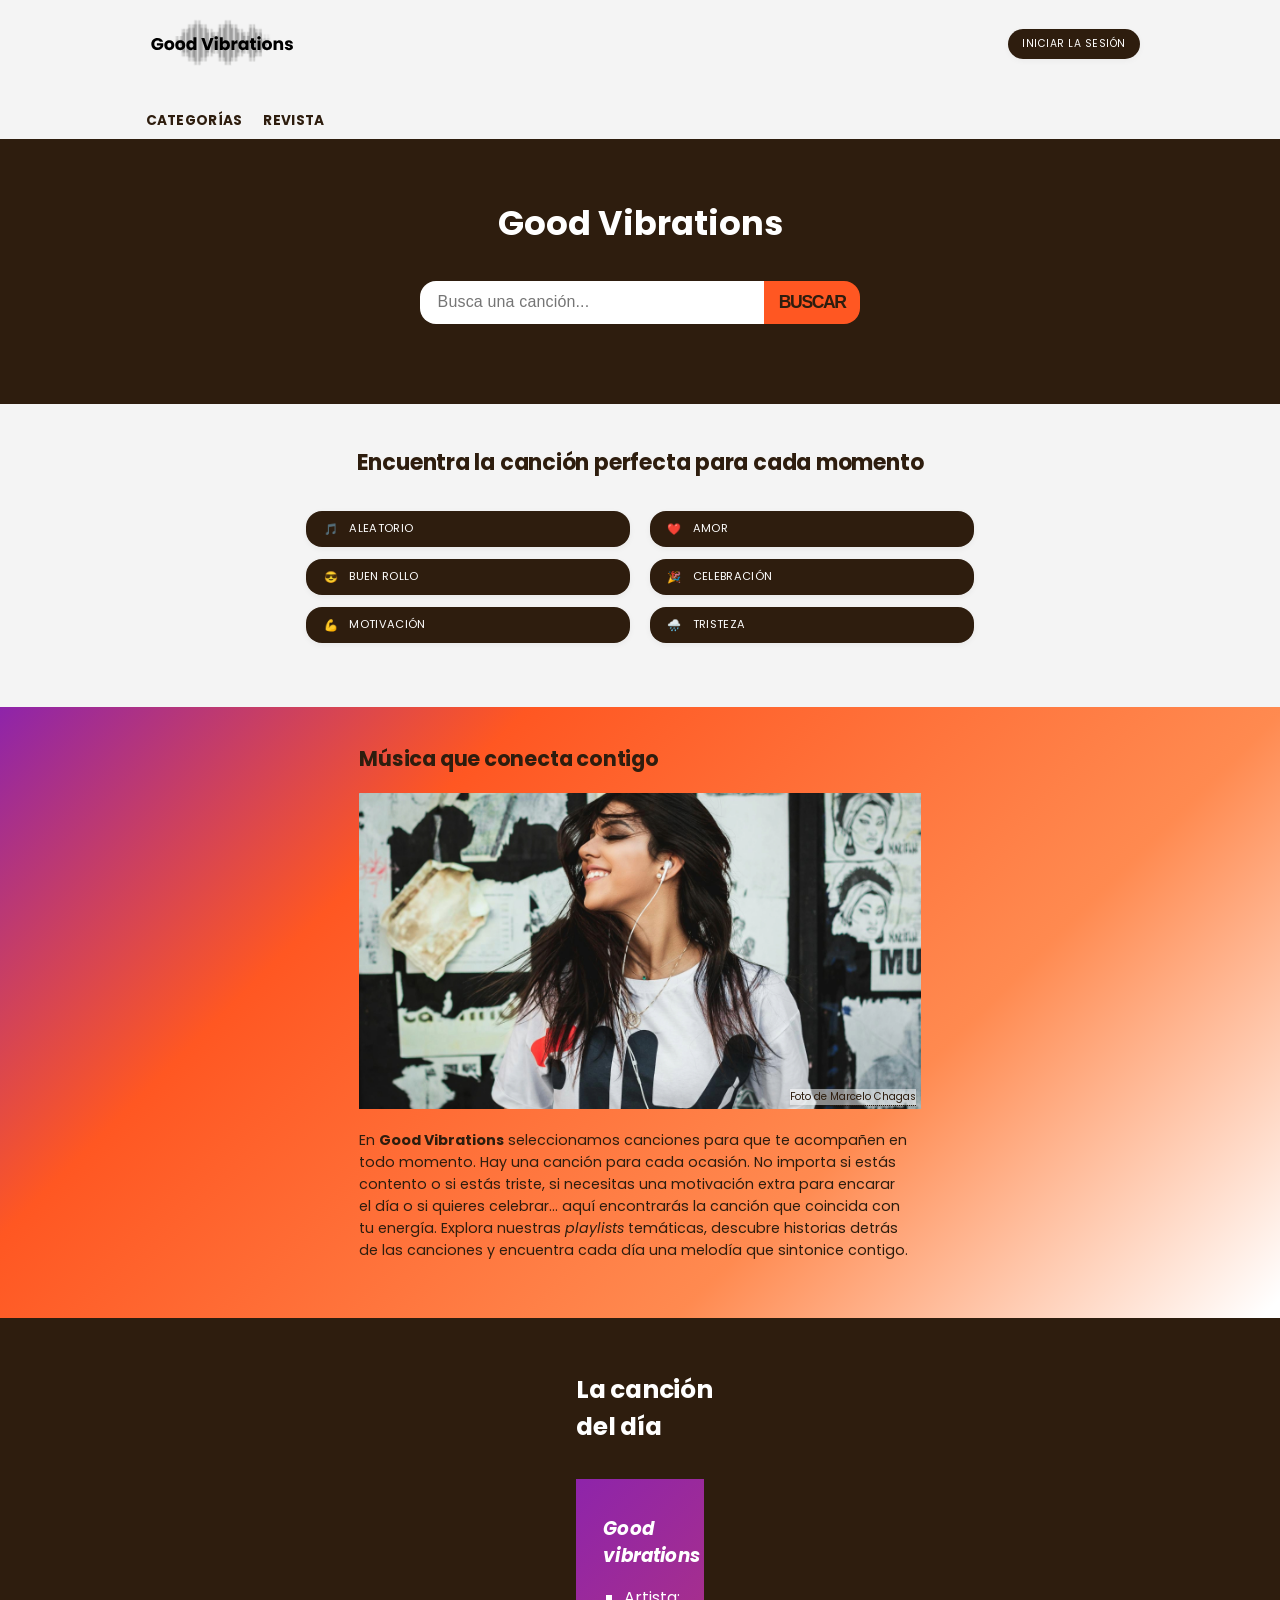
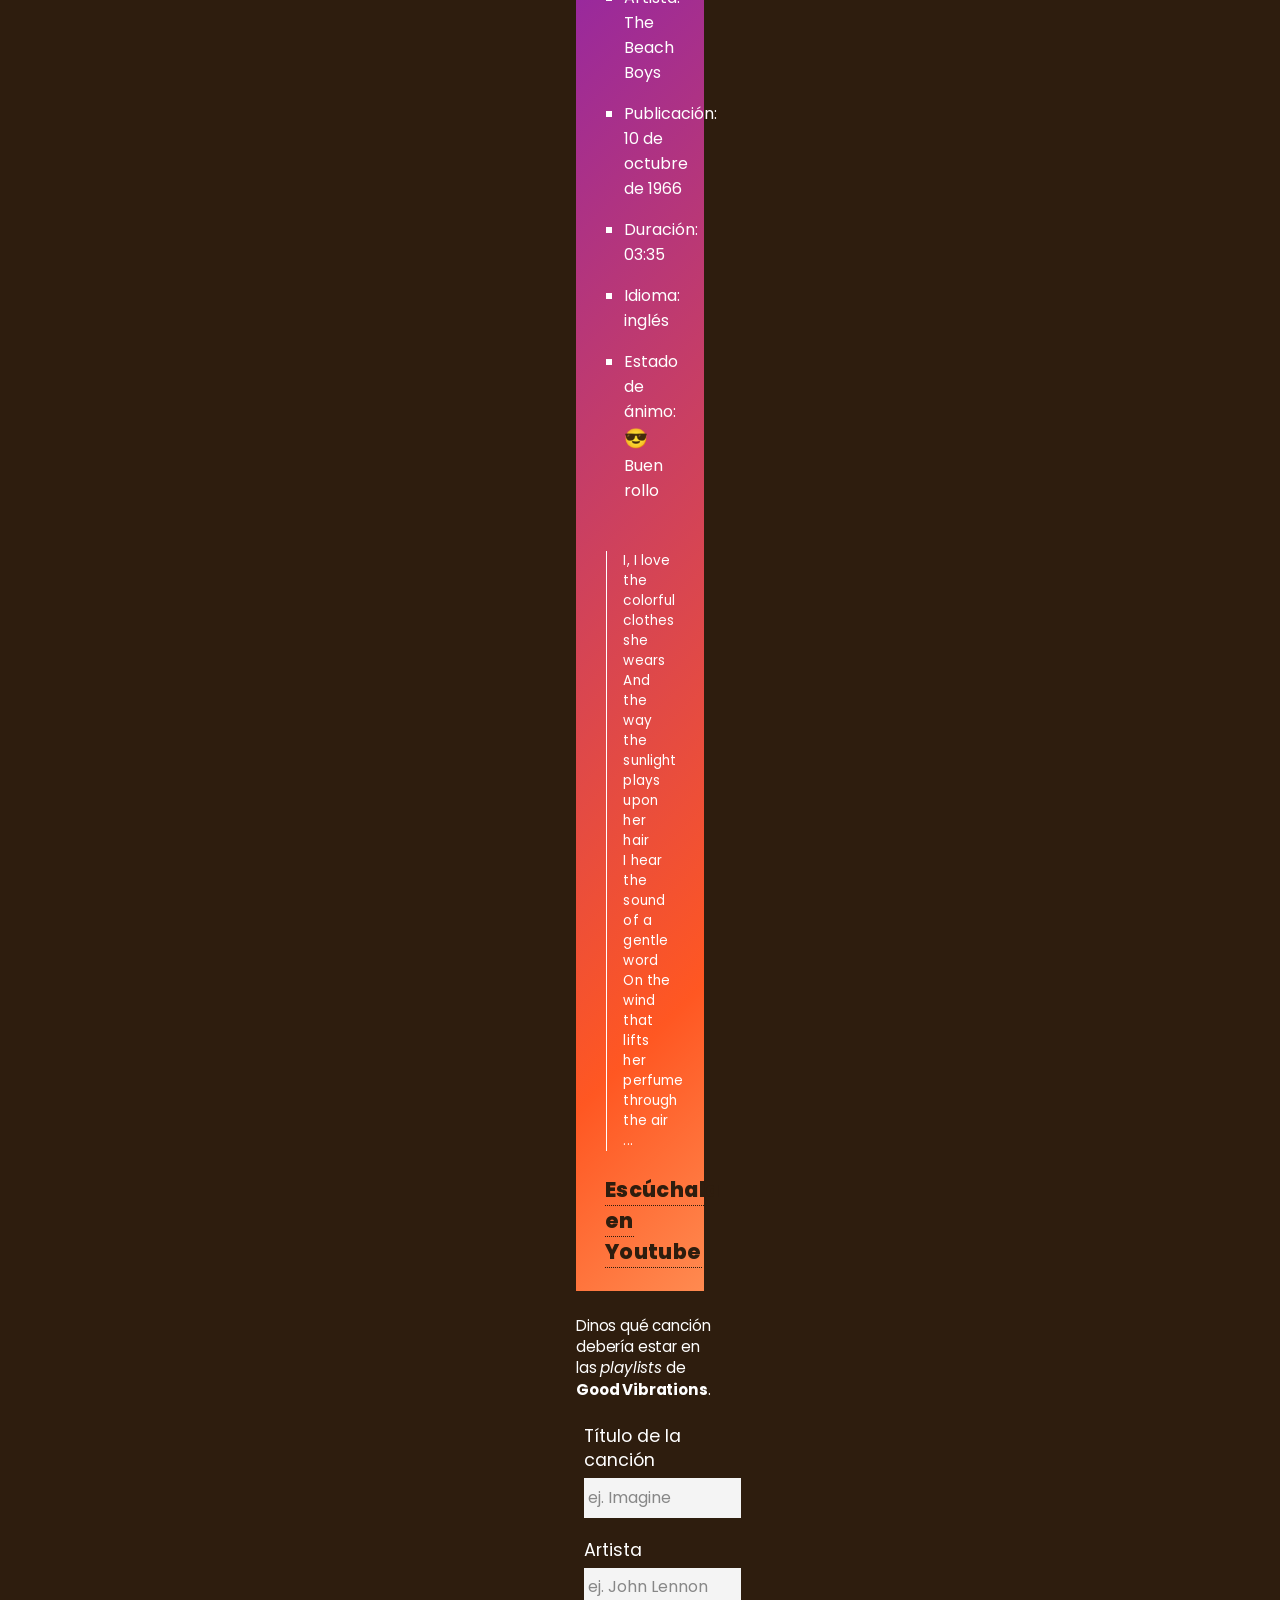
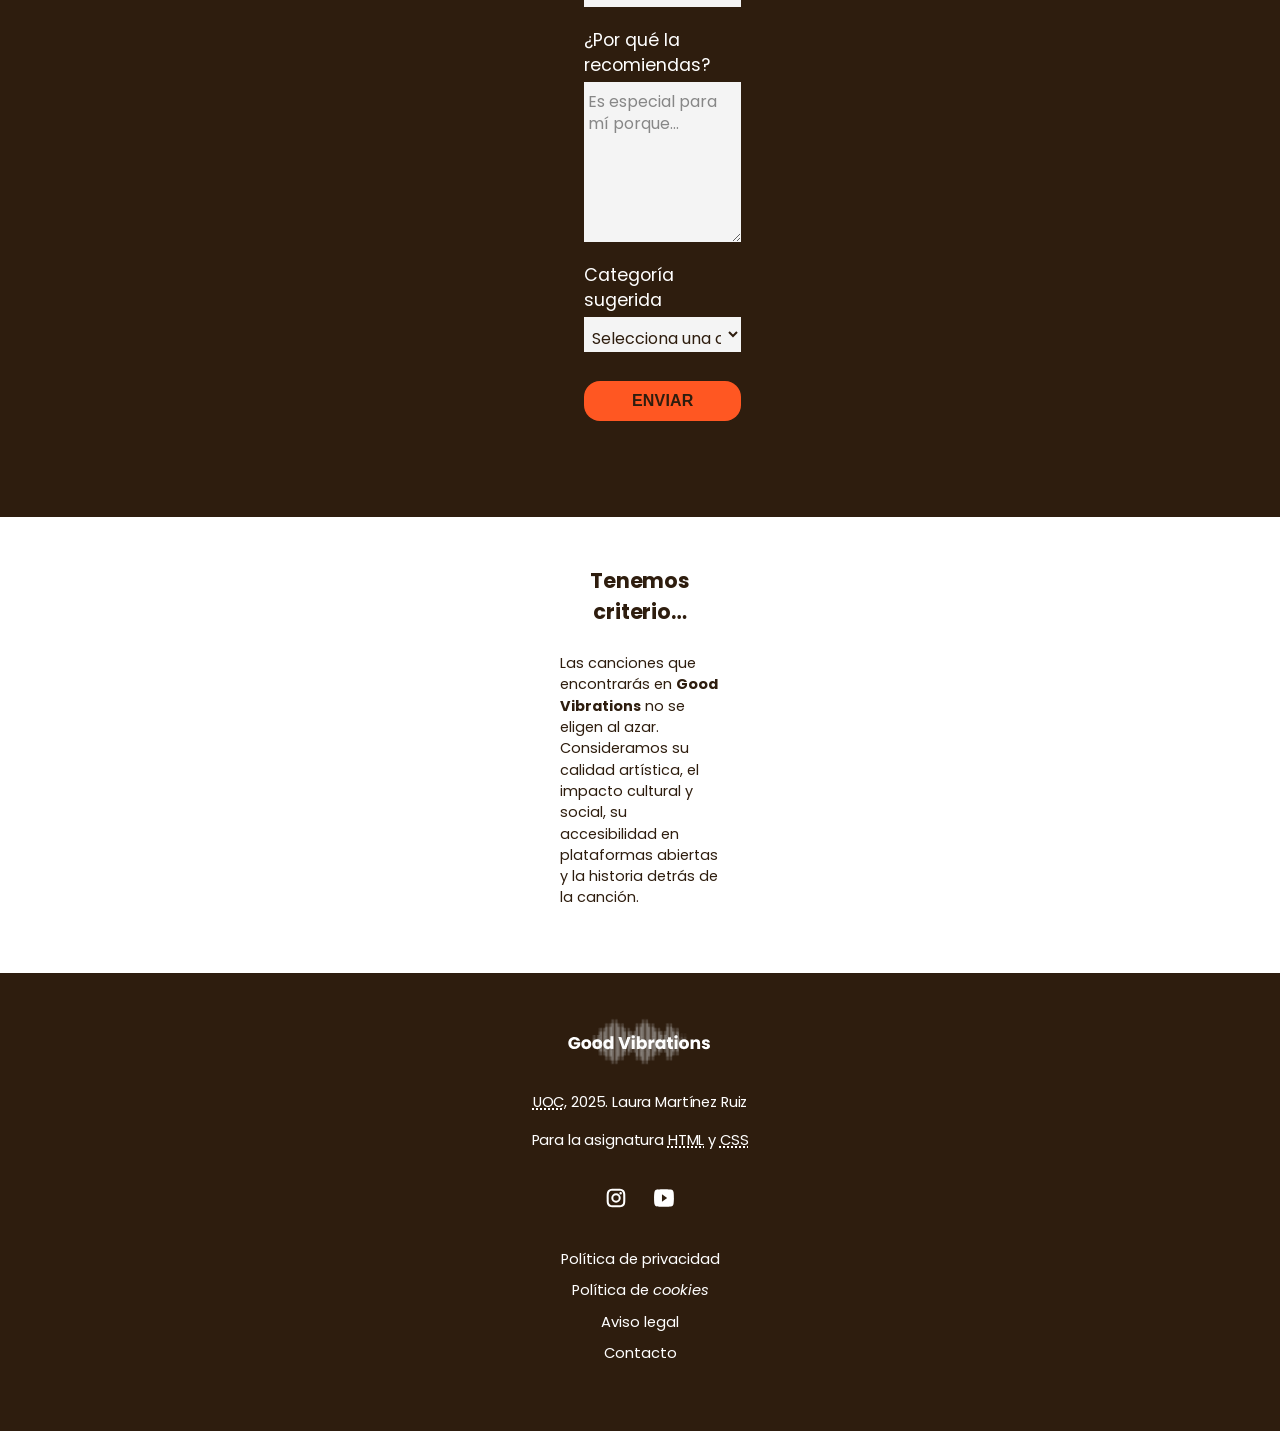
<file: index.html>
<!DOCTYPE html>
<html lang="es">
  <head>
    <meta charset="UTF-8">
    <meta name="viewport" content="width=device-width, initial-scale=1.0">
    <link rel="preconnect" href="https://fonts.googleapis.com">
    <link rel="preconnect" href="https://fonts.gstatic.com" crossorigin>
    <link href="https://fonts.googleapis.com/css2?family=Poppins:ital,wght@0,400;0,700;1,400;1,700&display=swap" rel="stylesheet">
    <link rel="stylesheet" href="css/styles.css">
    <link rel="icon" href="img/favicon.png" type="image/png">
    <title>Inicio | Good Vibrations</title>
    <meta name="description" content="Es la página de entrada del sitio web, con secciones para buscar canciones, acceder a categorías, conocer el proyecto, ver la canción del día y sugerir nuevas canciones. También explica los criterios para seleccionar la música del sitio.">
  </head>

  <body class="body-i">
    <header class="header-i">
      <div class="div-header-i">
        <div class="div-header-top-i">
          <a href="index.html" class="logo-header">
            <img src="img/logo.webp" alt="Good Vibrations Logo">
          </a>
          <a class="login-header" href="">INICIAR LA SESIÓN</a>
        </div>
        <nav aria-label="Principal">
          <ul>
            <li><a href="categorias.html">CATEGORÍAS</a></li>
            <li><a href="revista.html">REVISTA</a></li>
          </ul>
        </nav>
      </div>
    </header>

    <main>
      <section class="busqueda seccion-fondo">
        <div class="cont-limitado">
          <h1 class="bold-gv" lang="en">Good Vibrations</h1>
          <form class="busqueda-form" action="#" method="get">
            <label for="busqueda" class="caja-busqueda">Buscar una canción</label>
            <input type="search" id="busqueda" name="busqueda" placeholder="Busca una canción...">
            <button type="submit">BUSCAR</button>
          </form>
        </div>
      </section>

      <section class="categorias-index">
        <h2>Encuentra la canción perfecta para cada momento</h2>
        <div class="categorias-grid-i">
          <a href="categorias.html#aleatorio" class="categoria-i aleatorio">Aleatorio</a>
          <a href="categorias.html#amor" class="categoria-i amor">Amor</a>
          <a href="categorias.html#buen-rollo" class="categoria-i buen-rollo">Buen rollo</a>
          <a href="categorias.html#celebracion" class="categoria-i celebracion">Celebración</a>
          <a href="categorias.html#motivacion" class="categoria-i motivacion">Motivación</a>
          <a href="categorias.html#tristeza" class="categoria-i tristeza">Tristeza</a>
        </div>
      </section>

      <section class="conecta-i fondo-gradiente-i">
        <div class="div-conecta-i cont-limitado">
          <h2>Música que conecta contigo</h2>
          <figure>
            <img src="img/about.jpg" alt="Chica escuchando música. Foto de Marcelo Chagas">
            <figcaption>
              Foto de <a href="https://www.pexels.com/es-es/@marcelochagas" target="_blank" rel="noopener">Marcelo Chagas</a>
            </figcaption>
          </figure>
          <div class="div-texto-conecta-i">
            <p>
              En <span class="bold-gv" lang="en">Good Vibrations</span> seleccionamos canciones para que te acompañen en todo momento.
              Hay una canción para cada ocasión. No importa si estás contento o si estás triste, si necesitas una motivación
              extra para encarar el día o si quieres celebrar… aquí encontrarás la canción que coincida con tu energía.
              Explora nuestras <i lang="en">playlists</i> temáticas, descubre historias detrás de las canciones y encuentra cada día
              una melodía que sintonice contigo.
            </p>
          </div>
        </div>
      </section>

      <section class="cancion-dia-i fondo-marron-i cont-limitado" id="cancion-dia">
        <div>
          <h2>La canción del día</h2>
          <article class="art-cancion-dia-i">
            <h3 class="bold-gv" lang="en">Good vibrations</h3>
            <ul>
              <li>Artista: <span lang="en">The Beach Boys</span></li>
              <li>Publicación: 10 de octubre de 1966</li>
              <li>Duración: 03:35</li>
              <li>Idioma: inglés</li>
              <li>Estado de ánimo: <span class="emoji buen-rollo"></span> Buen rollo</li>
            </ul>

            <blockquote lang="en">
              <p>I, I love the colorful clothes she wears
                And the way the sunlight plays upon her hair
                I hear the sound of a gentle word
                On the wind that lifts her perfume through the air
                ...
              </p>
            </blockquote>
            <p class="padding-l-i">
              <a href="https://www.youtube.com/watch?v=apBWI6xrbLY" target="_blank" rel="noopener">Escúchala en <span lang="en">Youtube</span></a>
            </p>
          </article>
        </div>

        <div id="formulario-i" class="formulario-i fondo-marron-i cont-limitado">
        <h2>Dinos qué canción debería estar en las <i lang="en">playlists</i> de <span class="bold-gv" lang="en">Good Vibrations</span>.</h2>
        <form action="#" method="post" autocomplete="off">
          <fieldset>
            <div>
              <label for="titulo-cancion">Título de la canción</label>
              <input type="text" id="titulo-cancion" name="titulo-cancion" placeholder="ej. Imagine" required>
            </div>
            <div>
              <label for="artista-cancion">Artista</label>
              <input type="text" id="artista-cancion" name="artista-cancion" placeholder="ej. John Lennon" required>
            </div>
            <div>
              <label for="recomendar">¿Por qué la recomiendas?</label>
              <textarea id="recomendar" name="recomendar" placeholder="Es especial para mí porque..." required></textarea>
            </div>
            <div>
              <label for="categoria-sugerida">Categoría sugerida</label>
              <select id="categoria-sugerida" name="categoria-sugerida" required>
                <option value="">Selecciona una categoría</option>
                <option value="aleatorio">Aleatorio</option>
                <option value="amor">Amor</option>
                <option value="buen-rollo">Buen rollo</option>
                <option value="celebracion">Celebración</option>
                <option value="motivacion">Motivación</option>
                <option value="tristeza">Tristeza</option>
              </select>
            </div>
            <button type="submit">Enviar</button>
          </fieldset>
        </form>
        </div>
      </section>

        
      <section class="criterio-i cont-limitado">
        <h2>Tenemos criterio…</h2>
        <p>
          Las canciones que encontrarás en <span class="bold-gv" lang="en">Good Vibrations</span> no se eligen al azar. Consideramos su calidad artística, el impacto cultural y social, su
          accesibilidad en plataformas abiertas y la historia detrás de la canción.
        </p>
      </section>
    </main>

    <footer>
      <div class="footer">
        <a href="index.html">
          <img src="img/logo-white.webp" alt="Good Vibrations logo">
        </a>
        <p><abbr title="Universitat Oberta de Catalunya" lang="ca">UOC</abbr>, 2025. Laura Martínez Ruiz</p>
        <p>Para la asignatura <abbr title="HyperText Markup Language" lang="en">HTML</abbr> y <abbr title="Cascading Style Sheets" lang="en">CSS</abbr></p>
        <nav class="footer-nav" aria-label="Redes sociales">
          <ul>
            <li><a href=""><img src="img/instagram.svg" alt="Instagram"></a></li>
            <li><a href=""><img src="img/youtube.svg" alt="YouTube"></a></li>
          </ul>
        </nav>
        <nav class="footer-nav" aria-label="Legales">
          <ul>
            <li><a href="">Política de privacidad</a></li>
            <li><a href="">Política de <i lang="en">cookies</i></a></li>
            <li><a href="">Aviso legal</a></li>
            <li><a href="">Contacto</a></li>
          </ul>
        </nav>
      </div>
    </footer>
  </body>
</html>
</file>
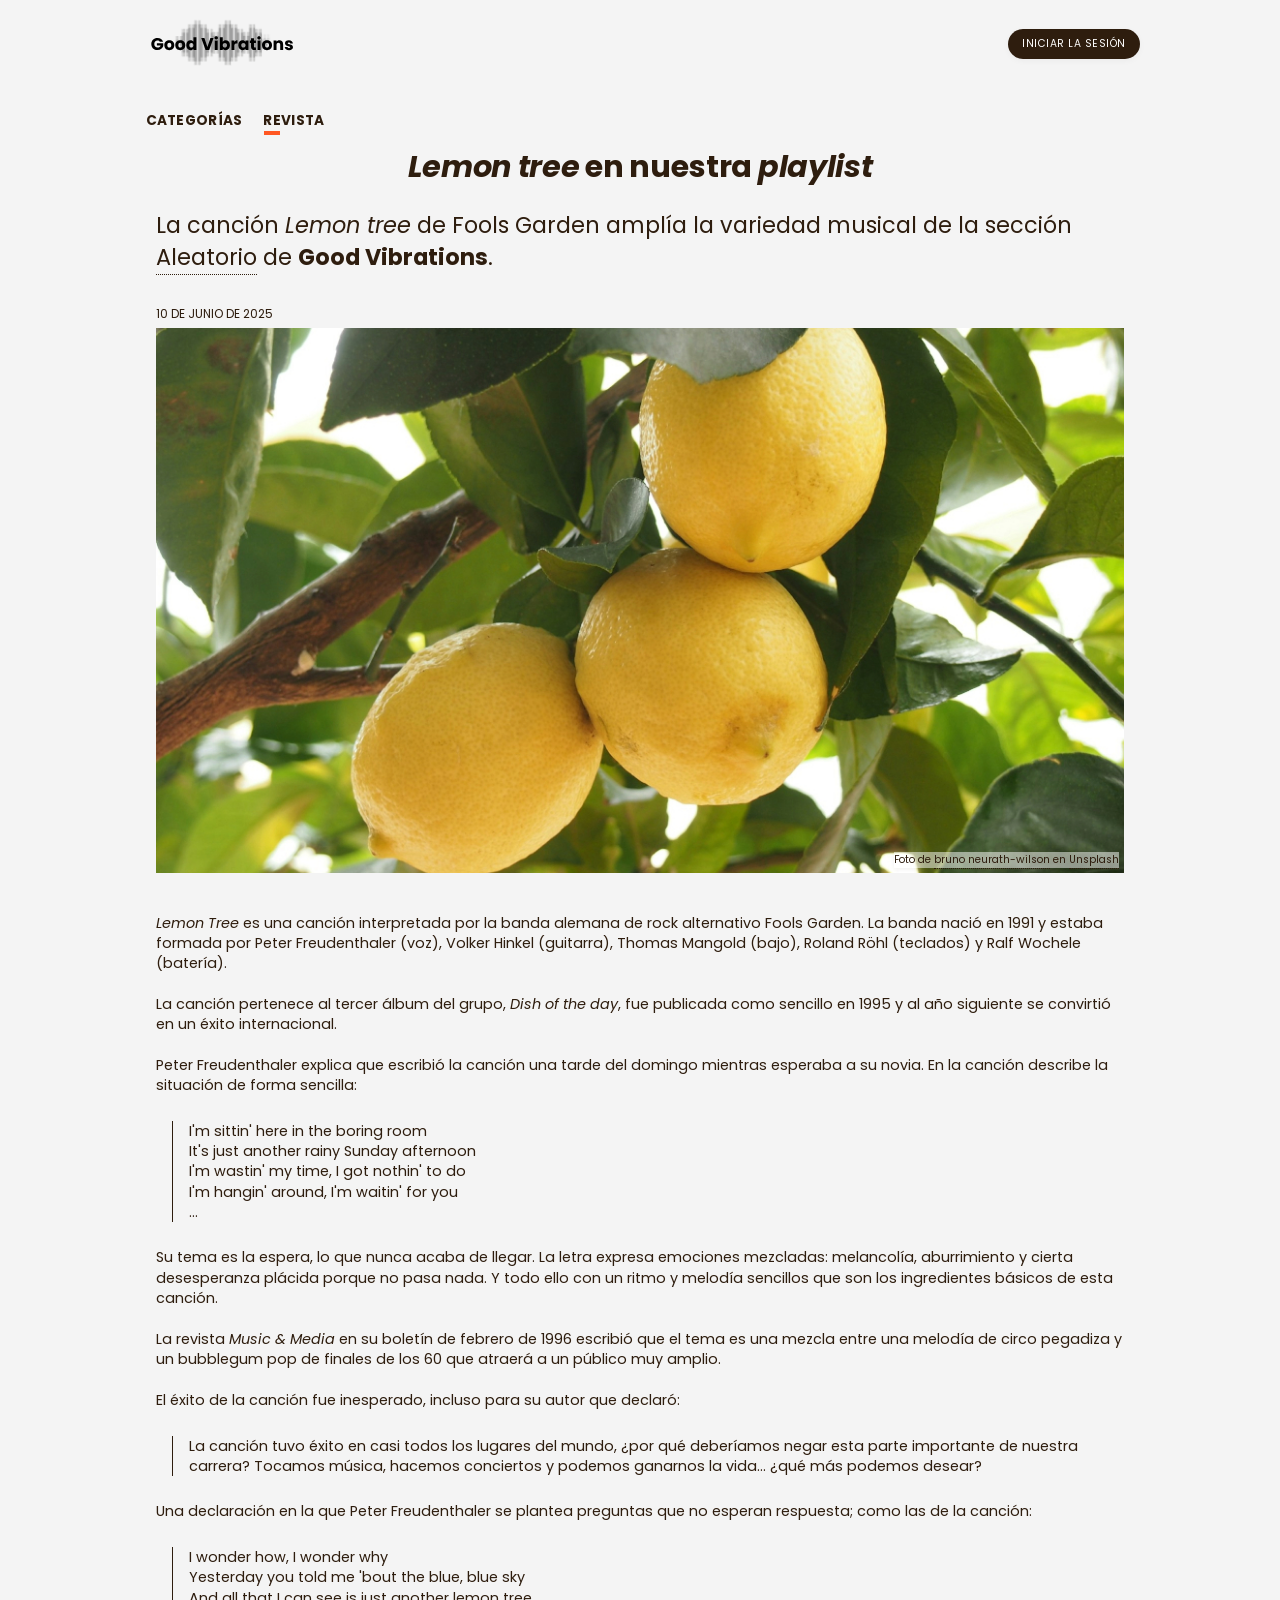
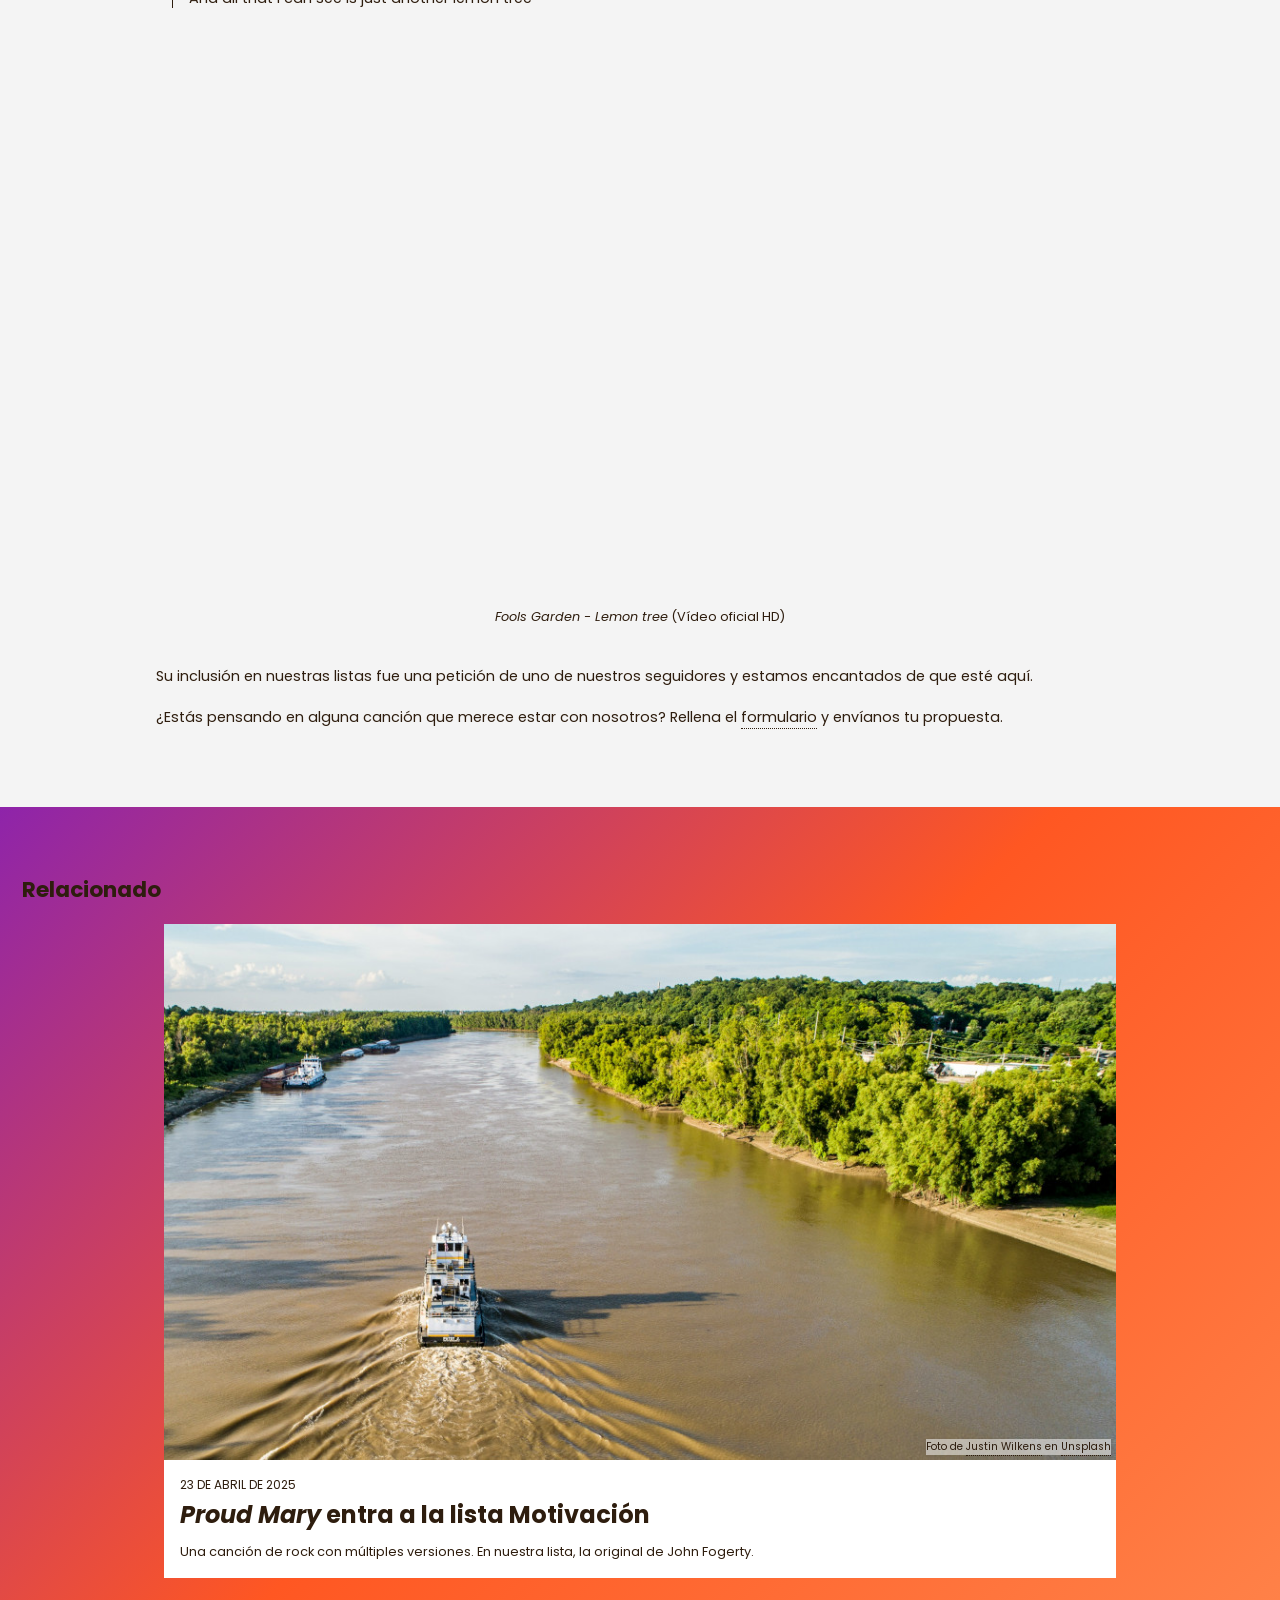
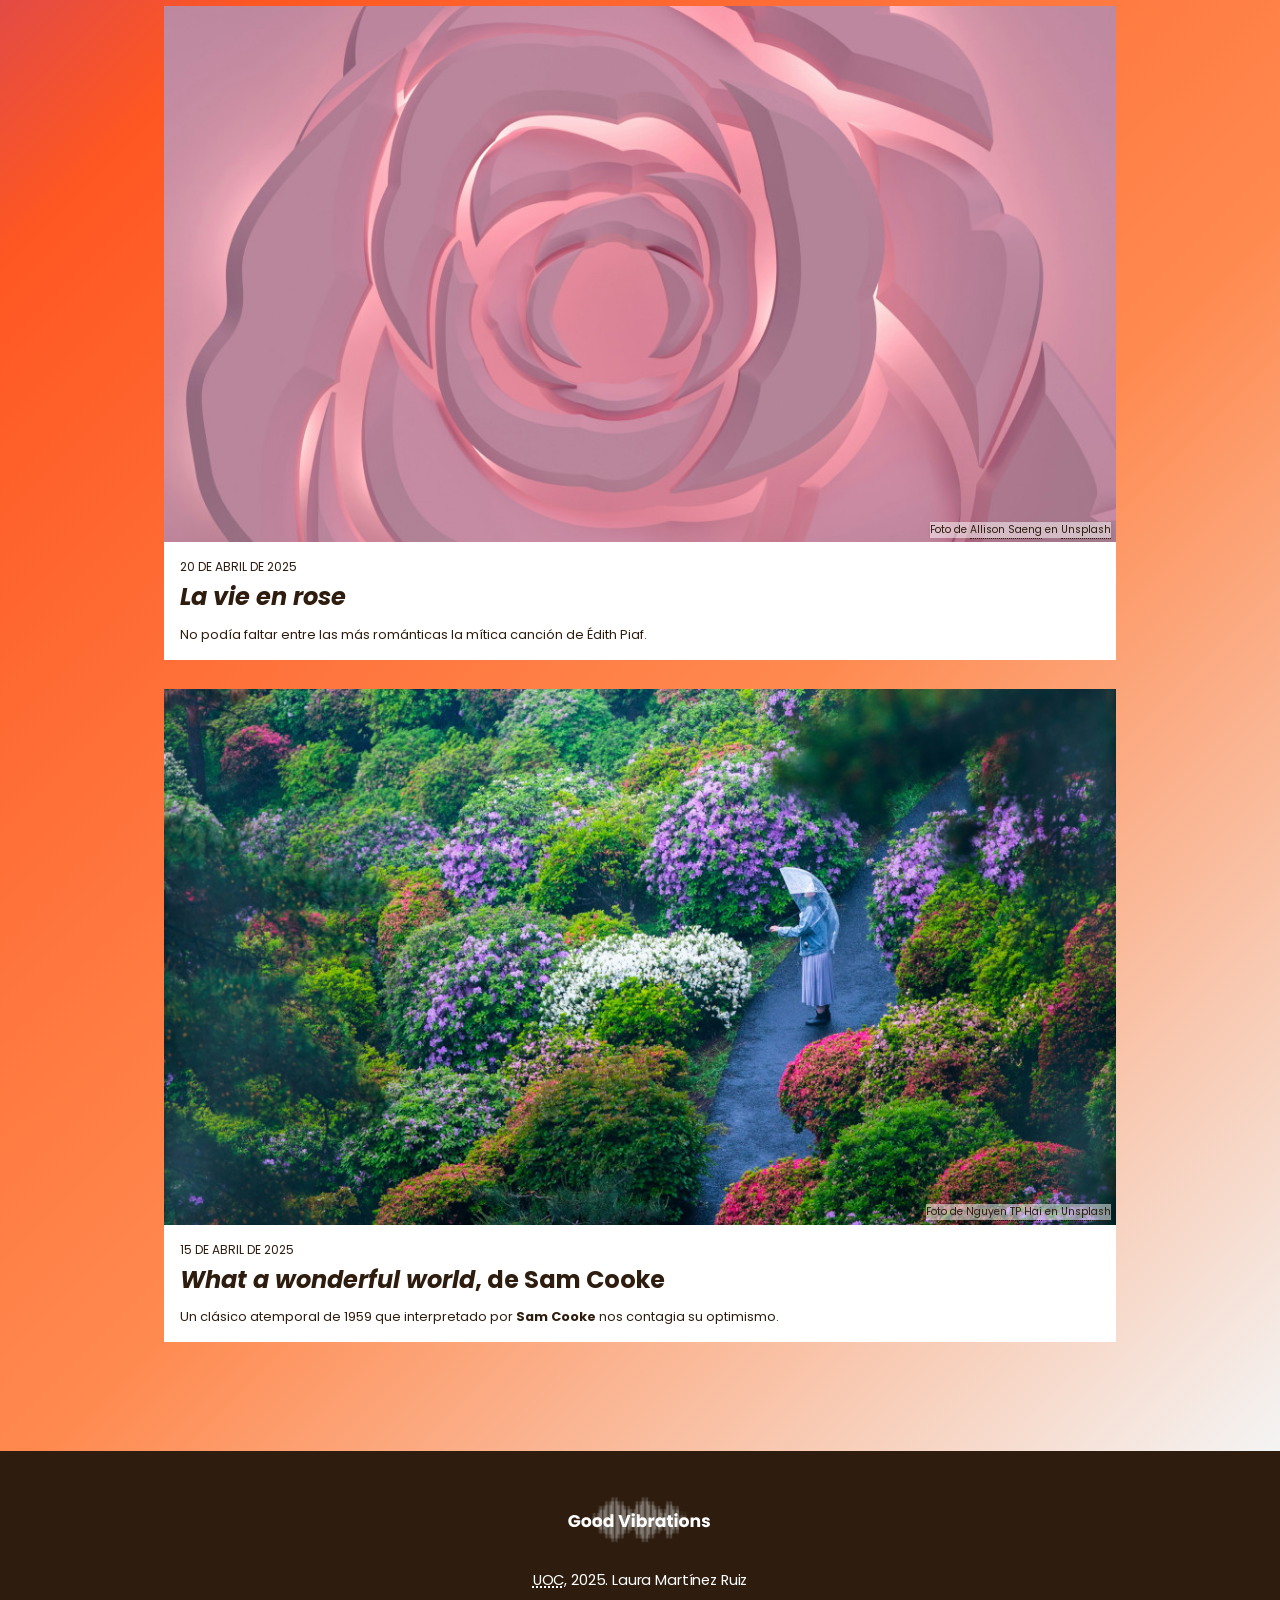
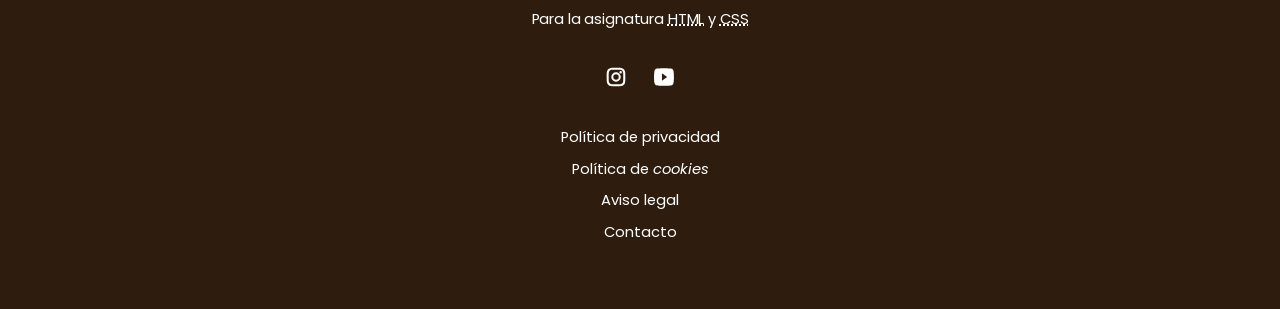
<file: articulo.html>
<!DOCTYPE html>
<html lang="es">
  <head>
    <meta charset="UTF-8">
    <meta name="viewport" content="width=device-width, initial-scale=1.0">
    <link rel="preconnect" href="https://fonts.googleapis.com">
    <link rel="preconnect" href="https://fonts.gstatic.com" crossorigin>
    <link href="https://fonts.googleapis.com/css2?family=Poppins:ital,wght@0,400;0,700;1,400;1,700&display=swap" rel="stylesheet">
    <link rel="stylesheet" href="css/styles.css">
    <link rel="icon" href="img/favicon.png" type="image/png">
    <title>Lemon Tree - Artículo | Good Vibrations</title>
    <meta name="description" content="Es la página de entrada del sitio web, con secciones para buscar canciones, acceder a categorías, conocer el proyecto, ver la canción del día y
                                      sugerir nuevas canciones. También explica los criterios para seleccionar la música del sitio.">
  </head>

  <body>
    <header class="header-i">
      <div class="div-header-i">
        <div class="div-header-top-i">
          <a href="index.html" class="logo-header">
            <img src="img/logo.webp" alt="Good Vibrations Logo">
          </a>
          <a class="login-header" href="">INICIAR LA SESIÓN</a>
        </div>
        <nav aria-label="Principal">
          <ul>
            <li><a href="categorias.html">CATEGORÍAS</a></li>
            <li><a href="revista.html" class="pag-actual">REVISTA</a></li>
          </ul>
        </nav>
      </div>
    </header>

    <main>
      <article class="articulo-wrapper main-articulo">
        <header class="cabecera-articulo">
          <h1>
            <span lang="en">Lemon tree</span> en nuestra <span lang="en">playlist</span>
          </h1>
          <p>
            La canción <span lang="en">Lemon tree</span> de <span lang="en">Fools Garden</span> amplía la variedad musical de la sección 
            <a href="categorias.html#aleatorio">Aleatorio</a> de <span lang="en" class="bold-gv">Good Vibrations</span>.
          </p>
        </header>

        <time datetime="2025-06-10">10 de junio de 2025</time>

        <figure>
          <img src="img/magazine-lemon-tree.jpg" alt="Limonero con limones amarillos">
          <figcaption>
            Foto de <a href="https://unsplash.com/@brunonw" target="_blank" rel="noopener" lang="en">bruno neurath-wilson</a> en 
            <a href="https://unsplash.com/photos/yellow-citrus-fruit-on-tree-DmizDd1Vwc0" target="_blank" rel="noopener" lang="en">Unsplash</a>
          </figcaption>
        </figure>

        <div class="articulo-texto">
          <p><span lang="en">Lemon Tree</span> es una canción interpretada por la banda alemana de rock alternativo <span lang="de">Fools Garden</span>. La banda nació en 1991 y estaba formada por <span lang="de">Peter Freudenthaler</span> (voz), <span lang="de">Volker Hinkel</span> (guitarra), <span lang="de">Thomas Mangold</span> (bajo), <span lang="de">Roland Röhl</span> (teclados) y <span lang="de">Ralf Wochele</span> (batería).</p>

          <p>La canción pertenece al tercer álbum del grupo, <span lang="en">Dish of the day</span>, fue publicada como sencillo en 1995 y al año siguiente se convirtió en un éxito internacional.</p>

          <p><span lang="de">Peter Freudenthaler</span> explica que escribió la canción una tarde del domingo mientras esperaba a su novia. En la canción describe la situación de forma sencilla:</p>

          <blockquote>
            <p>
              I'm sittin' here in the boring room<br>
              It's just another rainy Sunday afternoon<br>
              I'm wastin' my time, I got nothin' to do<br>
              I'm hangin' around, I'm waitin' for you<br>
              ...
            </p>
          </blockquote>

          <p>Su tema es la espera, lo que nunca acaba de llegar. La letra expresa emociones mezcladas: melancolía, aburrimiento y cierta desesperanza plácida porque no pasa nada. Y todo ello con un ritmo y melodía sencillos que son los ingredientes básicos de esta canción.</p>

          <p>La revista <span lang="en">Music & Media</span> en su boletín de febrero de 1996 escribió que el tema es una mezcla entre una melodía de circo pegadiza y un <span lang="en">bubblegum pop</span> de finales de los 60 que atraerá a un público muy amplio.</p>

          <p>El éxito de la canción fue inesperado, incluso para su autor que declaró:</p>

          <blockquote>
            <p>
              La canción tuvo éxito en casi todos los lugares del mundo, ¿por qué deberíamos negar esta parte importante de nuestra carrera? Tocamos música, hacemos conciertos y podemos ganarnos la vida... ¿qué más podemos desear?
            </p>
          </blockquote>

          <p>Una declaración en la que <span lang="de">Peter Freudenthaler</span> se plantea preguntas que no esperan respuesta; como las de la canción:</p>

          <blockquote>
            <p>
              I wonder how, I wonder why<br>
              Yesterday you told me 'bout the blue, blue sky<br>
              And all that I can see is just another lemon tree
            </p>
          </blockquote>
        </div>

        <div class="video-articulo">
          <div class="video-wrapper">
            <iframe src="https://www.youtube.com/embed/wCQfkEkePx8" title="Fools Garden - Lemon Tree (Vídeo oficial HD)" allowfullscreen></iframe>
          </div>
          <p class="video-descripcion"><span>Fools Garden - Lemon tree</span> (Vídeo oficial HD)</p>
        </div>

        <div class="articulo-texto marginrev">
          <p>Su inclusión en nuestras listas fue una petición de uno de nuestros seguidores y estamos encantados de que esté aquí.</p>
          <p>¿Estás pensando en alguna canción que merece estar con nosotros? Rellena el <a href="index.html#formulario-recomienda">formulario</a> y envíanos tu propuesta.</p>
        </div>
      </article>
    </main>

    <aside class="relacionado-articulo revista">
      <h2 class="relacionado-titulo">Relacionado</h2>
      <div>
        <article>
          <figure>
            <img src="img/magazine-proud-mary.jpg" alt="Barco blanco y negro sobre el río">
            <figcaption>
              Foto de <a href="https://unsplash.com/@jlwilkens" target="_blank" rel="noopener" lang="en">Justin Wilkens</a> en 
              <a href="https://unsplash.com/photos/white-and-black-boat-on-river-during-daytime-sKla3FXpVgU" target="_blank" rel="noopener" lang="en">Unsplash</a>
            </figcaption>
          </figure>
          <div>
            <time datetime="2025-04-23">23 de abril de 2025</time>
            <h3>
              <a href=""><span lang="en">Proud Mary</span> entra a la lista Motivación</a>
            </h3>
            <p>Una canción de rock con múltiples versiones. En nuestra lista, la original de <span lang="en">John Fogerty</span>.</p>
          </div>
        </article>

        <article>
          <figure>
            <img src="img/magazine-vie-en-rose.jpg" alt="Primer plano de una rosa rosa">
            <figcaption>
              Foto de <a href="https://unsplash.com/@allisonsaeng" target="_blank" rel="noopener" lang="en">Allison Saeng</a> en 
              <a href="https://unsplash.com/photos/a-close-up-of-a-pink-rose-on-a-pink-background-Sj4IVUXxxgk" target="_blank" rel="noopener" lang="en">Unsplash</a>
            </figcaption>
          </figure>
          <div>
            <time datetime="2025-04-20">20 de abril de 2025</time>
            <h3 lang="fr">
              <a href="">La vie en rose</a>
            </h3>
            <p>No podía faltar entre las más románticas la mítica canción de <span lang="fr">Édith Piaf</span>.</p>
          </div>
        </article>

        <article>
          <figure>
            <img src="img/magazine-wonderful-world.jpg" alt="Vista aérea de flores y árboles en primavera">
            <figcaption>
              Foto de <a href="https://unsplash.com/@phonghai649" target="_blank" rel="noopener">Nguyen TP Hai</a> en 
              <a href="https://unsplash.com/photos/an-aerial-view-of-a-woman-walking-through-a-forest-of-flowers-twQv2Kn0pGI" target="_blank" rel="noopener" lang="en">Unsplash</a>
            </figcaption>
          </figure>
          <div>
            <time datetime="2025-04-15">15 de abril de 2025</time>
            <h3>
              <a href=""><span lang="en">What a wonderful world</span>, de <span lang="en">Sam Cooke</span></a>
            </h3>
            <p>Un clásico atemporal de 1959 que interpretado por <span lang="en">Sam Cooke</span> nos contagia su optimismo.</p>
          </div>
        </article>
      </div>
    </aside>

    <footer>
      <div class="footer">
        <a href="index.html">
          <img src="img/logo-white.webp" alt="Good Vibrations logo">
        </a>
        <p><abbr title="Universitat Oberta de Catalunya" lang="ca">UOC</abbr>, 2025. Laura Martínez Ruiz</p>
        <p>Para la asignatura <abbr title="HyperText Markup Language" lang="en">HTML</abbr> y <abbr title="Cascading Style Sheets" lang="en">CSS</abbr></p>
        <nav class="footer-nav" aria-label="Redes sociales">
          <ul>
            <li><a href=""><img src="img/instagram.svg" alt="Instagram"></a></li>
            <li><a href=""><img src="img/youtube.svg" alt="YouTube"></a></li>
          </ul>
        </nav>
        <nav class="footer-nav" aria-label="Legales">
          <ul>
            <li><a href="">Política de privacidad</a></li>
            <li><a href="">Política de <i lang="en">cookies</i></a></li>
            <li><a href="">Aviso legal</a></li>
            <li><a href="">Contacto</a></li>
          </ul>
        </nav>
      </div>
    </footer>
  </body>
</html>
</file>
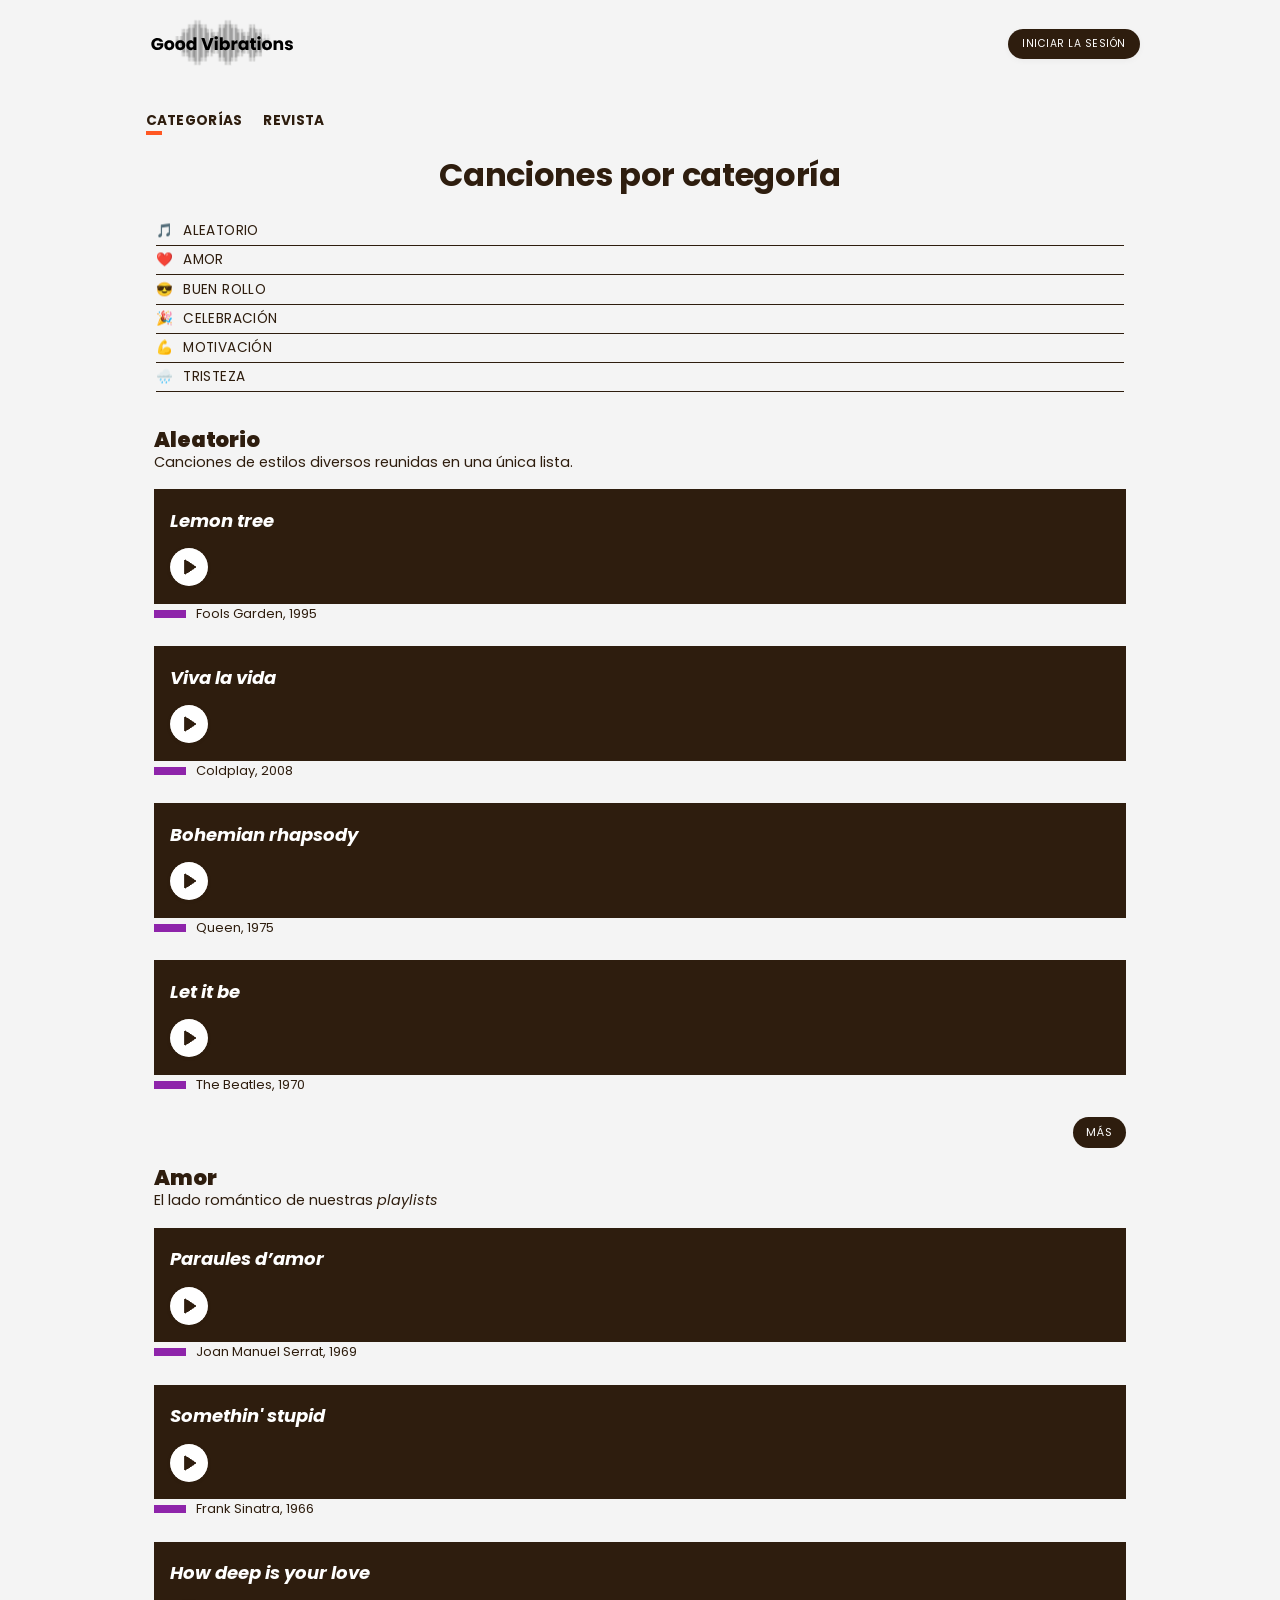
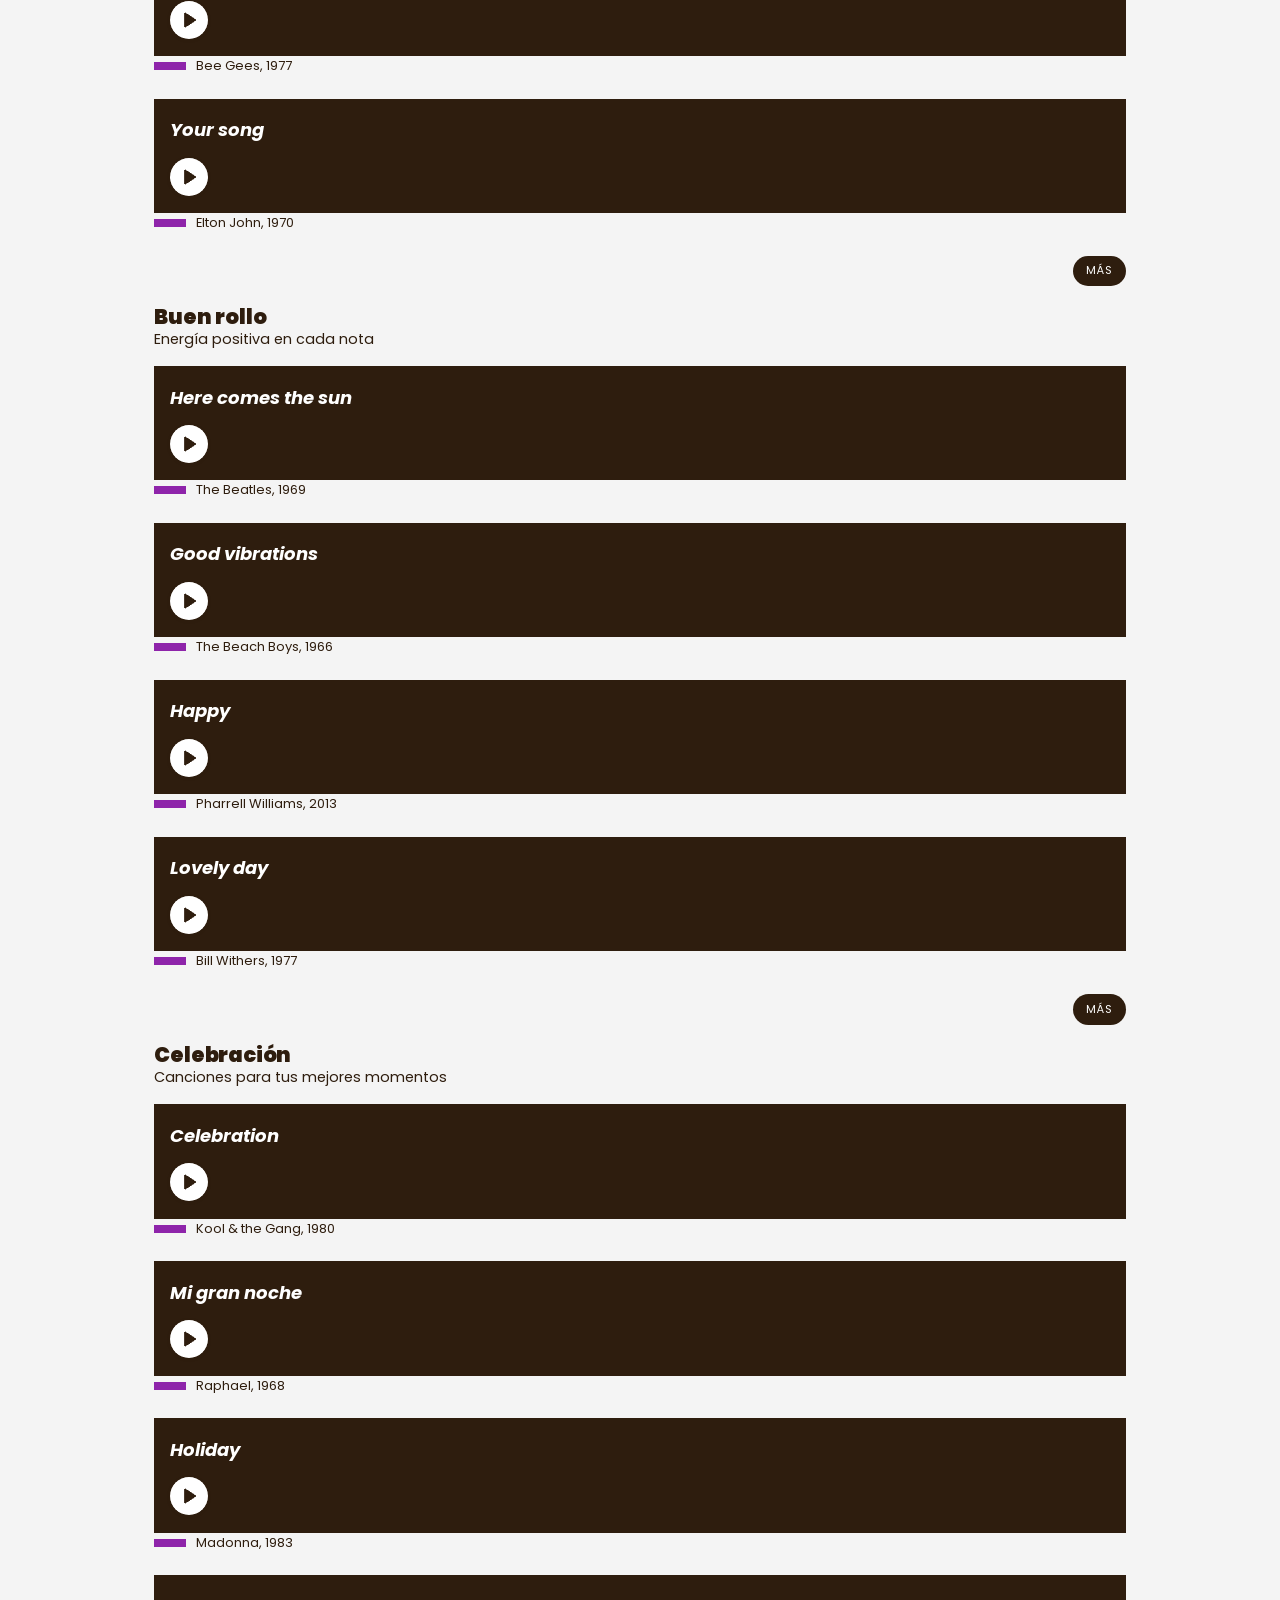
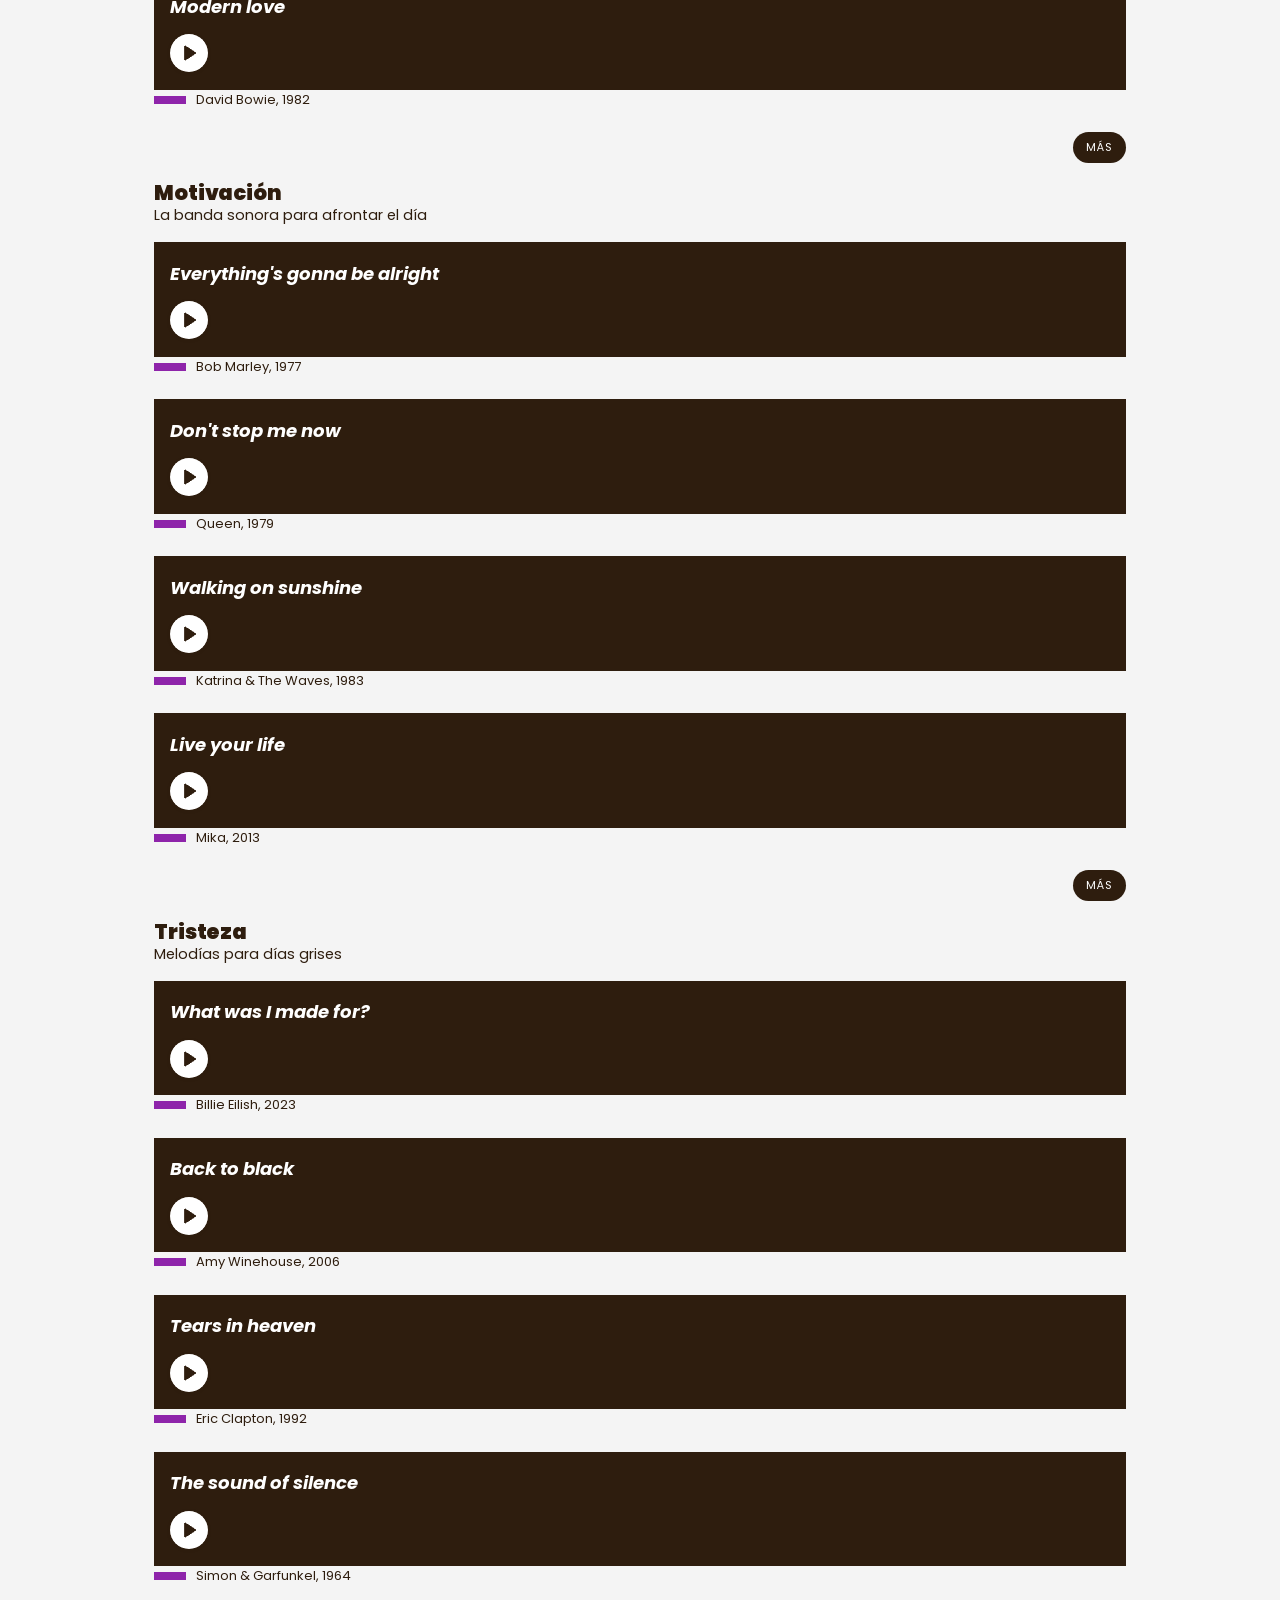
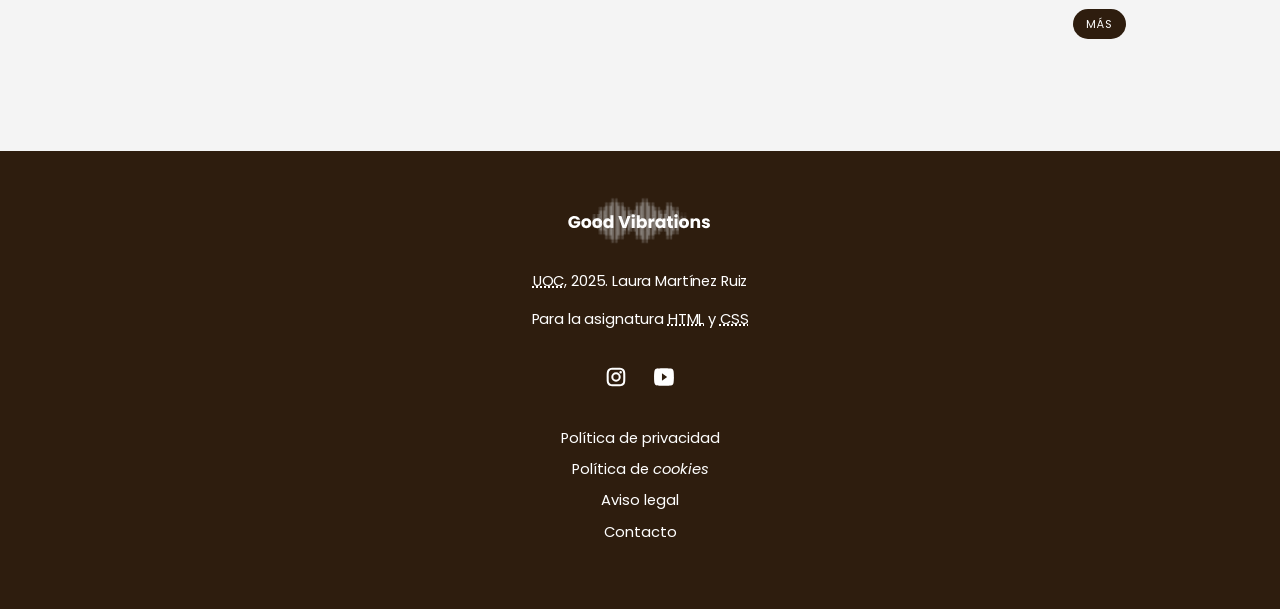
<file: categorias.html>
<!DOCTYPE html>
<html lang="es">
  <head>
    <meta charset="UTF-8">
    <meta name="viewport" content="width=device-width, initial-scale=1.0">
    <link rel="preconnect" href="https://fonts.googleapis.com">
    <link rel="preconnect" href="https://fonts.gstatic.com" crossorigin>
    <link href="https://fonts.googleapis.com/css2?family=Poppins:ital,wght@0,400;0,700;1,400;1,700&display=swap" rel="stylesheet">
    <link rel="stylesheet" href="css/styles.css">
    <link rel="icon" href="img/favicon.png" type="image/png">
    <title>Categorías | Good Vibrations</title>
    <meta name="description" content="Canciones organizadas por categorías en Good Vibrations.">
  </head>

  <body>
    <header class="header-i">
      <div class="div-header-i">
        <div class="div-header-top-i">
          <a href="index.html" class="logo-header">
            <img src="img/logo.webp" alt="Good Vibrations Logo">
          </a>
          <a class="login-header" href="">INICIAR LA SESIÓN</a>
        </div>
        <nav aria-label="Principal">
          <ul>
            <li><a href="categorias.html" class="pag-actual">CATEGORÍAS</a></li>
            <li><a href="revista.html">REVISTA</a></li>
          </ul>
        </nav>
      </div>
    </header>

    <main>
      <h1 class="titulo-cat">Canciones por categoría</h1>
      <nav class="categorias-menu" aria-label="Navegación de categorías">
        <ul>
          <li><a href="#aleatorio">Aleatorio</a></li>
          <li><a href="#amor">Amor</a></li>
          <li><a href="#buen-rollo">Buen rollo</a></li>
          <li><a href="#celebracion">Celebración</a></li>
          <li><a href="#motivacion">Motivación</a></li>
          <li><a href="#tristeza">Tristeza</a></li>
        </ul>
      </nav>
     
      <div class="categorias">
        <section id="aleatorio" class="aleatorio">
          <h2>Aleatorio</h2>
          <p>Canciones de estilos diversos reunidas en una única lista.</p>
          <div class="canciones-grid">
            <article>
              <div class="cancion-box">
                <h3 lang="en">Lemon tree</h3>
                <a href="https://www.youtube.com/watch?v=wCQfkEkePx8" target="_blank" rel="noopener">
                  <img src="img/icon-play.svg" alt="Escuchar Lemon tree">
                </a>
              </div>
              <div class="creditos-cancion">
                <span class="linea-morada"></span>
                <span class="artista">Fools Garden, 1995</span>
              </div>
            </article>
            <article>
              <div class="cancion-box">
                <h3>Viva la vida</h3>
                <a href="https://www.youtube.com/watch?v=dvgZkm1xWPE" target="_blank" rel="noopener">
                  <img src="img/icon-play.svg" alt="Escuchar Viva la vida">
                </a>
              </div>
              <div class="creditos-cancion">
                <span class="linea-morada"></span>
                <span class="artista">Coldplay, 2008</span>
              </div>
            </article>
            <article>
              <div class="cancion-box">
                <h3 lang="en">Bohemian rhapsody</h3>
                <a href="https://www.youtube.com/watch?v=fJ9rUzIMcZQ" target="_blank" rel="noopener">
                  <img src="img/icon-play.svg" alt="Escuchar Bohemian rhapsody">
                </a>
              </div>
              <div class="creditos-cancion">
                <span class="linea-morada"></span>
                <span class="artista">Queen, 1975</span>
              </div>
            </article>
            <article>
              <div class="cancion-box">
                <h3 lang="en">Let it be</h3>
                <a href="https://www.youtube.com/watch?v=CGj85pVzRJs" target="_blank" rel="noopener">
                  <img src="img/icon-play.svg" alt="Escuchar Let it be">
                </a>
              </div>
              <div class="creditos-cancion">
                <span class="linea-morada"></span>
                <span class="artista">The Beatles, 1970</span>
              </div>
            </article>
          </div>
          <div class="mas">
            <a href="">Más</a>
          </div>
        </section>

        <section id="amor" class="amor">
          <h2>Amor</h2>
          <p>El lado romántico de nuestras <i lang="en">playlists</i></p>
          <div class="canciones-grid">
            <article>
              <div class="cancion-box">
                <h3 lang="ca">Paraules d’amor</h3>
                <a href="https://www.youtube.com/watch?v=012k47hN7UU" target="_blank" rel="noopener">
                  <img src="img/icon-play.svg" alt="Escuchar Paraules d’amor">
                </a>
              </div>
              <div class="creditos-cancion">
                <span class="linea-morada"></span>
                <span class="artista">Joan Manuel Serrat, 1969</span>
              </div>
            </article>
            <article>
              <div class="cancion-box">
                <h3 lang="en">Somethin' stupid</h3>
                <a href="https://www.youtube.com/watch?v=Y_t2gNCXYbY" target="_blank" rel="noopener">
                  <img src="img/icon-play.svg" alt="Escuchar Somethin' stupid">
                </a>
              </div>
              <div class="creditos-cancion">
                <span class="linea-morada"></span>
                <span class="artista">Frank Sinatra, 1966</span>
              </div>
            </article>
            <article>
              <div class="cancion-box">
                <h3 lang="en">How deep is your love</h3>
                <a href="https://www.youtube.com/watch?v=XpqqjU7u5Yc" target="_blank" rel="noopener">
                  <img src="img/icon-play.svg" alt="Escuchar How deep is your love">
                </a>
              </div>
              <div class="creditos-cancion">
                <span class="linea-morada"></span>
                <span class="artista">Bee Gees, 1977</span>
              </div>
            </article>
            <article>
              <div class="cancion-box">
                <h3 lang="en">Your song</h3>
                <a href="https://www.youtube.com/watch?v=GlPlfCy1urI" target="_blank" rel="noopener">
                  <img src="img/icon-play.svg" alt="Escuchar Your song">
                </a>
              </div>
              <div class="creditos-cancion">
                <span class="linea-morada"></span>
                <span class="artista">Elton John, 1970</span>
              </div>
            </article>
          </div>
          <div class="mas">
            <a href="">Más</a>
          </div>
        </section>

        <section id="buen-rollo" class="buen-rollo">
          <h2>Buen rollo</h2>
          <p>Energía positiva en cada nota</p>
          <div class="canciones-grid">
            <article>
              <div class="cancion-box">
                <h3 lang="en">Here comes the sun</h3>
                <a href="https://www.youtube.com/watch?v=KQetemT1sWc" target="_blank" rel="noopener">
                  <img src="img/icon-play.svg" alt="Escuchar Here comes the sun">
                </a>
              </div>
              <div class="creditos-cancion">
                <span class="linea-morada"></span>
                <span class="artista">The Beatles, 1969</span>
              </div>
            </article>
            <article>
              <div class="cancion-box">
                <h3 lang="en">Good vibrations</h3>
                <a href="https://www.youtube.com/watch?v=apBWI6xrbLY" target="_blank" rel="noopener">
                  <img src="img/icon-play.svg" alt="Escuchar Good vibrations">
                </a>
              </div>
              <div class="creditos-cancion">
                <span class="linea-morada"></span>
                <span class="artista">The Beach Boys, 1966</span>
              </div>
            </article>
            <article>
              <div class="cancion-box">
                <h3 lang="en">Happy</h3>
                <a href="https://www.youtube.com/watch?v=ZbZSe6N_BXs" target="_blank" rel="noopener">
                  <img src="img/icon-play.svg" alt="Escuchar Happy">
                </a>
              </div>
              <div class="creditos-cancion">
                <span class="linea-morada"></span>
                <span class="artista">Pharrell Williams, 2013</span>
              </div>
            </article>
            <article>
              <div class="cancion-box">
                <h3 lang="en">Lovely day</h3>
                <a href="https://www.youtube.com/watch?v=bEeaS6fuUoA" target="_blank" rel="noopener">
                  <img src="img/icon-play.svg" alt="Escuchar Lovely day">
                </a>
              </div>
              <div class="creditos-cancion">
                <span class="linea-morada"></span>
                <span class="artista">Bill Withers, 1977</span>
              </div>
            </article>
          </div>
          <div class="mas">
            <a href="">Más</a>
          </div>
        </section>

        <section id="celebracion" class="celebracion">
          <h2>Celebración</h2>
          <p>Canciones para tus mejores momentos</p>
          <div class="canciones-grid">
            <article>
              <div class="cancion-box">
                <h3 lang="en">Celebration</h3>
                <a href="https://www.youtube.com/watch?v=3GwjfUFyY6M" target="_blank" rel="noopener">
                  <img src="img/icon-play.svg" alt="Escuchar Celebration">
                </a>
              </div>
              <div class="creditos-cancion">
                <span class="linea-morada"></span>
                <span class="artista">Kool &amp; the Gang, 1980</span>
              </div>
            </article>
            <article>
              <div class="cancion-box">
                <h3>Mi gran noche</h3>
                <a href="https://www.youtube.com/watch?v=iC42OqjRF3M" target="_blank" rel="noopener">
                  <img src="img/icon-play.svg" alt="Escuchar Mi gran noche">
                </a>
              </div>
              <div class="creditos-cancion">
                <span class="linea-morada"></span>
                <span class="artista">Raphael, 1968</span>
              </div>
            </article>
            <article>
              <div class="cancion-box">
                <h3 lang="en">Holiday</h3>
                <a href="https://www.youtube.com/watch?v=OarbpLe3PjI" target="_blank" rel="noopener">
                  <img src="img/icon-play.svg" alt="Escuchar Holiday">
                </a>
              </div>
              <div class="creditos-cancion">
                <span class="linea-morada"></span>
                <span class="artista">Madonna, 1983</span>
              </div>
            </article>
            <article>
              <div class="cancion-box">
                <h3 lang="en">Modern love</h3>
                <a href="https://www.youtube.com/watch?v=HivQqTtiHVw" target="_blank" rel="noopener">
                  <img src="img/icon-play.svg" alt="Escuchar Modern love">
                </a>
              </div>
              <div class="creditos-cancion">
                <span class="linea-morada"></span>
                <span class="artista">David Bowie, 1982</span>
              </div>
            </article>
          </div>
          <div class="mas">
            <a href="">Más</a>
          </div>
        </section>

        <section id="motivacion" class="motivacion">
          <h2>Motivación</h2>
          <p>La banda sonora para afrontar el día</p>
          <div class="canciones-grid">
            <article>
              <div class="cancion-box">
                <h3 lang="en">Everything's gonna be alright</h3>
                <a href="https://www.youtube.com/watch?v=cH6KN9nVvpo" target="_blank" rel="noopener">
                  <img src="img/icon-play.svg" alt="Escuchar Everything's gonna be alright">
                </a>
              </div>
              <div class="creditos-cancion">
                <span class="linea-morada"></span>
                <span class="artista">Bob Marley, 1977</span>
              </div>
            </article>
            <article>
              <div class="cancion-box">
                <h3 lang="en">Don't stop me now</h3>
                <a href="https://www.youtube.com/watch?v=HgzGwKwLmgM" target="_blank" rel="noopener">
                  <img src="img/icon-play.svg" alt="Escuchar Don't stop me now">
                </a>
              </div>
              <div class="creditos-cancion">
                <span class="linea-morada"></span>
                <span class="artista">Queen, 1979</span>
              </div>
            </article>
            <article>
              <div class="cancion-box">
                <h3 lang="en">Walking on sunshine</h3>
                <a href="https://www.youtube.com/watch?v=iPUmE-tne5U" target="_blank" rel="noopener">
                  <img src="img/icon-play.svg" alt="Escuchar Walking on sunshine">
                </a>
              </div>
              <div class="creditos-cancion">
                <span class="linea-morada"></span>
                <span class="artista">Katrina & The Waves, 1983</span>
              </div>
            </article>
            <article>
              <div class="cancion-box">
                <h3 lang="en">Live your life</h3>
                <a href="https://www.youtube.com/watch?v=C6cj4Dcp9yI" target="_blank" rel="noopener">
                  <img src="img/icon-play.svg" alt="Escuchar Live your life">
                </a>
              </div>
              <div class="creditos-cancion">
                <span class="linea-morada"></span>
                <span class="artista">Mika, 2013</span>
              </div>
            </article>
          </div>
          <div class="mas">
            <a href="">Más</a>
          </div>
        </section>

        <section id="tristeza" class="tristeza">
          <h2>Tristeza</h2>
          <p>Melodías para días grises</p>
          <div class="canciones-grid">
            <article>
              <div class="cancion-box">
                <h3 lang="en">What was I made for?</h3>
                <a href="https://www.youtube.com/watch?v=1rL1EHELPAk" target="_blank" rel="noopener">
                  <img src="img/icon-play.svg" alt="Escuchar What was I made for?">
                </a>
              </div>
              <div class="creditos-cancion">
                <span class="linea-morada"></span>
                <span class="artista">Billie Eilish, 2023</span>
              </div>
            </article>
            <article>
              <div class="cancion-box">
                <h3 lang="en">Back to black</h3>
                <a href="https://www.youtube.com/watch?v=TJAfLE39ZZ8" target="_blank" rel="noopener">
                  <img src="img/icon-play.svg" alt="Escuchar Back to black">
                </a>
              </div>
              <div class="creditos-cancion">
                <span class="linea-morada"></span>
                <span class="artista">Amy Winehouse, 2006</span>
              </div>
            </article>
            <article>
              <div class="cancion-box">
                <h3 lang="en">Tears in heaven</h3>
                <a href="https://www.youtube.com/watch?v=JxPj3GAYYZ0" target="_blank" rel="noopener">
                  <img src="img/icon-play.svg" alt="Escuchar Tears in heaven">
                </a>
              </div>
              <div class="creditos-cancion">
                <span class="linea-morada"></span>
                <span class="artista">Eric Clapton, 1992</span>
              </div>
            </article>
            <article>
              <div class="cancion-box">
                <h3 lang="en">The sound of silence</h3>
                <a href="https://www.youtube.com/watch?v=NAEppFUWLfc" target="_blank" rel="noopener">
                  <img src="img/icon-play.svg" alt="Escuchar The sound of silence">
                </a>
              </div>
              <div class="creditos-cancion">
                <span class="linea-morada"></span>
                <span class="artista">Simon & Garfunkel, 1964</span>
              </div>
            </article>
          </div>
          <div class="mas">
            <a href="">Más</a>
          </div>
        </section>
      </div>
    </main>

    <footer>
      <div class="footer">
        <a href="index.html">
          <img src="img/logo-white.webp" alt="Good Vibrations logo">
        </a>
        <p><abbr title="Universitat Oberta de Catalunya" lang="ca">UOC</abbr>, 2025. Laura Martínez Ruiz</p>
        <p>Para la asignatura <abbr title="HyperText Markup Language" lang="en">HTML</abbr> y <abbr title="Cascading Style Sheets" lang="en">CSS</abbr></p>
        <nav class="footer-nav" aria-label="Redes sociales">
          <ul>
            <li><a href=""><img src="img/instagram.svg" alt="Instagram"></a></li>
            <li><a href=""><img src="img/youtube.svg" alt="YouTube"></a></li>
          </ul>
        </nav>
        <nav class="footer-nav" aria-label="Legales">
          <ul>
            <li><a href="">Política de privacidad</a></li>
            <li><a href="">Política de <i lang="en">cookies</i></a></li>
            <li><a href="">Aviso legal</a></li>
            <li><a href="">Contacto</a></li>
          </ul>
        </nav>
      </div>
    </footer>
  </body>
</html>
</file>
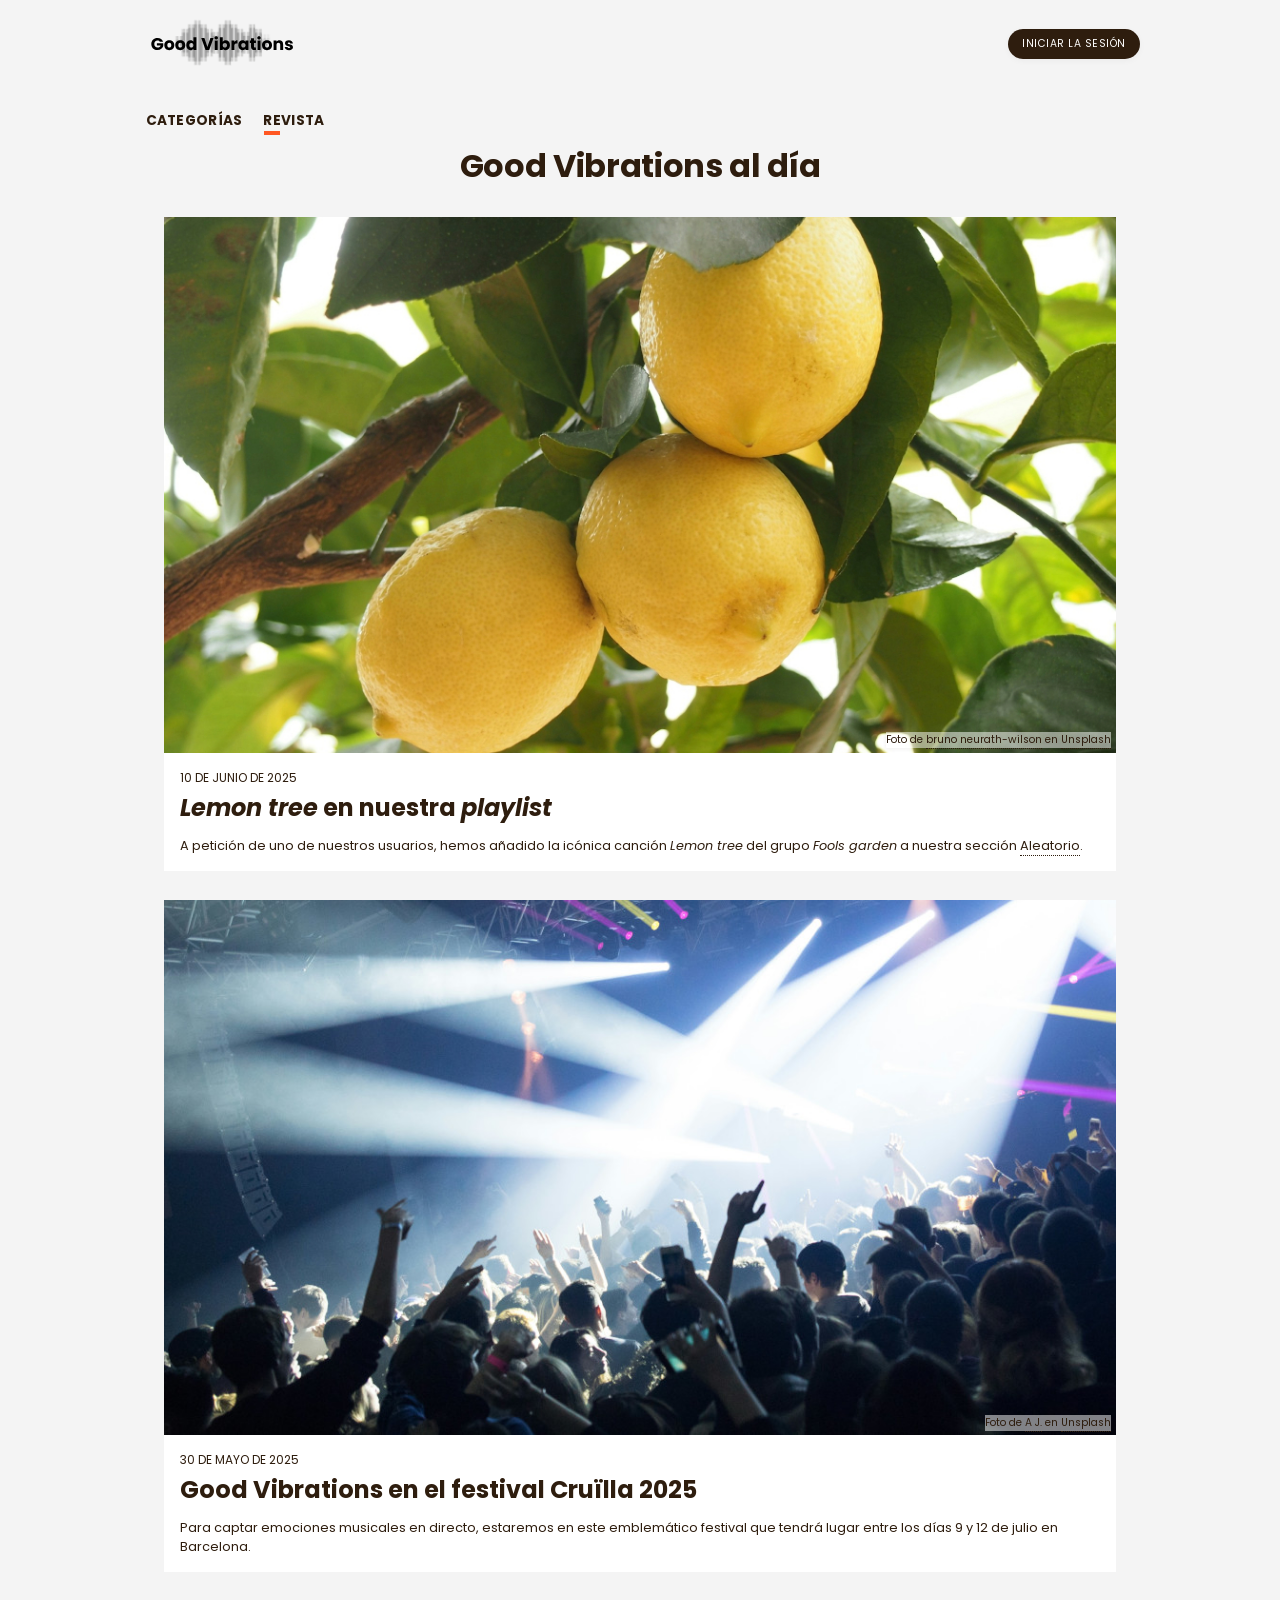
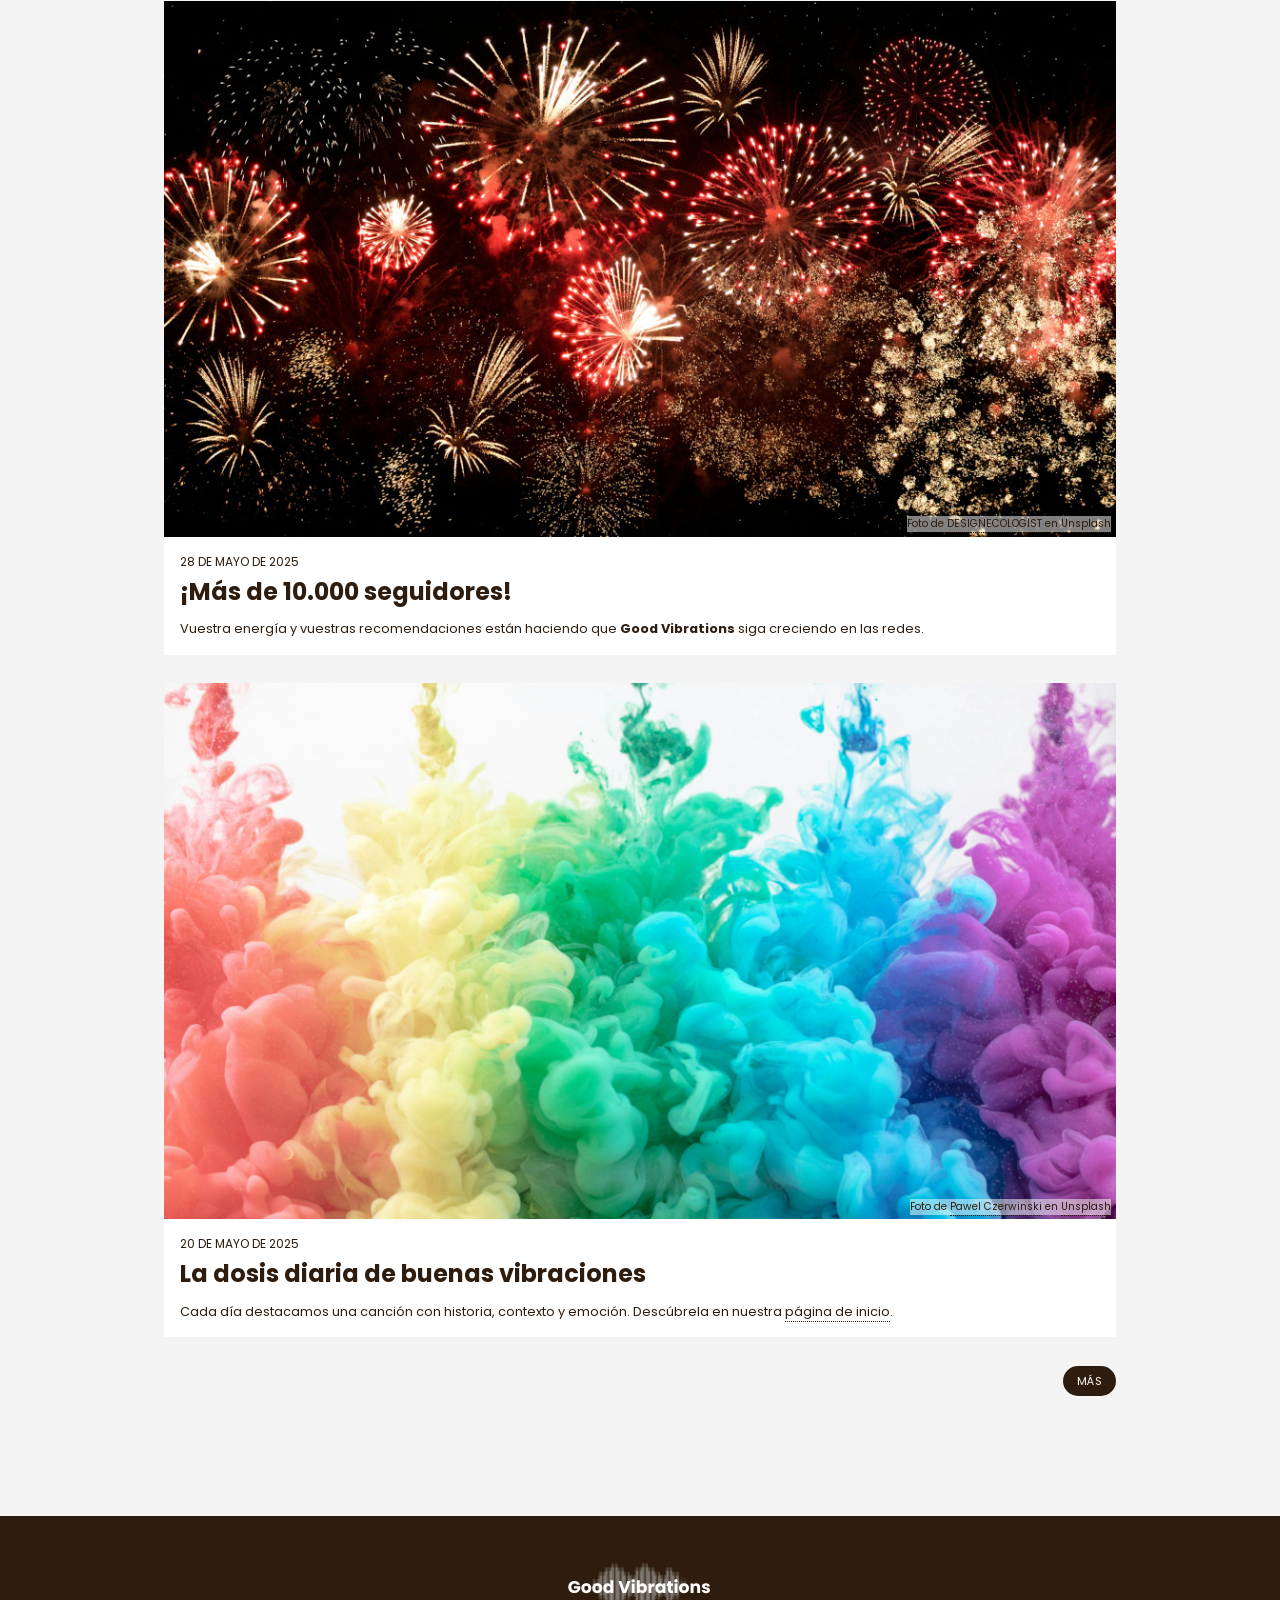
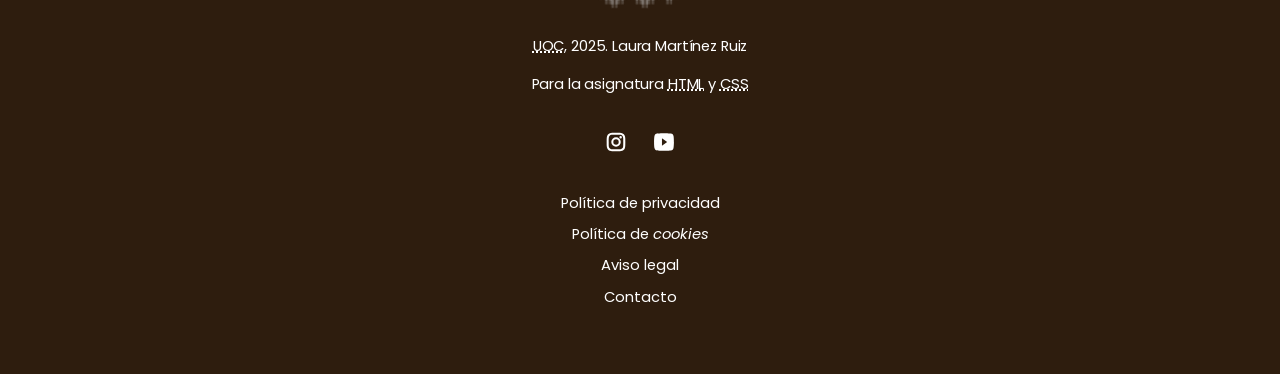
<file: revista.html>
<!DOCTYPE html>
<html lang="es">
  <head>
    <meta charset="UTF-8">
    <meta name="viewport" content="width=device-width, initial-scale=1.0">
    <link rel="preconnect" href="https://fonts.googleapis.com">
    <link rel="preconnect" href="https://fonts.gstatic.com" crossorigin>
    <link href="https://fonts.googleapis.com/css2?family=Poppins:ital,wght@0,400;0,700;1,400;1,700&display=swap" rel="stylesheet">
    <link rel="stylesheet" href="css/styles.css">
    <link rel="icon" href="img/favicon.png" type="image/png">
    <title>Revista | Good Vibrations</title>
    <meta name="description" content="Descubre las últimas noticias, novedades y recomendaciones musicales de Good Vibrations. Consulta nuestra revista para conocer lo más destacado de nuestras playlists, eventos y comunidad musical.">
  </head>

  <body>
    <header class="header-i">
      <div class="div-header-i">
        <div class="div-header-top-i">
          <a href="index.html" class="logo-header">
            <img src="img/logo.webp" alt="Good Vibrations Logo">
          </a>
          <a class="login-header" href="">INICIAR LA SESIÓN</a>
        </div>
        <nav aria-label="Principal">
          <ul>
            <li><a href="categorias.html">CATEGORÍAS</a></li>
            <li><a href="revista.html" class="pag-actual">REVISTA</a></li>
          </ul>
        </nav>
      </div>
    </header>

    <main class="revista">
      <h1><span>Good Vibrations</span> al día</h1>
      <div>
        <article>
          <figure>
            <img src="img/magazine-lemon-tree.jpg" alt="Limonero con limones amarillos">
            <figcaption>
              Foto de <a href="https://unsplash.com/@brunonw" target="_blank" rel="noopener" lang="en">bruno neurath-wilson</a> en 
              <a href="https://unsplash.com/photos/yellow-citrus-fruit-on-tree-DmizDd1Vwc0" target="_blank" rel="noopener" lang="en">Unsplash</a>
            </figcaption>
          </figure>
          <div>
            <time datetime="2025-06-10">10 de junio de 2025</time>
            <h2><a href="articulo.html"><span lang="en">Lemon tree</span> en nuestra <span lang="en">playlist</span></a></h2>
            <p>
              A petición de uno de nuestros usuarios, hemos añadido la icónica canción <span lang="en">Lemon tree</span> del grupo <span lang="en">Fools garden</span> a nuestra sección 
              <a href="categorias.html#aleatorio">Aleatorio</a>.
            </p>
          </div>
        </article>

        <article>
          <figure>
            <img src="img/magazine-cruilla.jpg" alt="Concierto con público y luces">
            <figcaption>
              Foto de <a href="https://unsplash.com/@antoinejulien" target="_blank" rel="noopener">A J.</a> en 
              <a href="https://unsplash.com/photos/crowd-of-people-gathering-in-a-party-ME2GM-VF_j4" target="_blank" rel="noopener" lang="en">Unsplash</a>
            </figcaption>
          </figure>
          <div>
            <time datetime="2025-05-30">30 de mayo de 2025</time>
            <h3><a href=""><span lang="en">Good Vibrations</span> en el festival <span lang="ca">Cruïlla</span> 2025</a></h3>
            <p>
              Para captar emociones musicales en directo, estaremos en este emblemático festival que tendrá lugar entre los días 9 y 12 de julio en Barcelona.
            </p>
          </div>
        </article>

        <article>
          <figure>
            <img src="img/magazine-social-networks.jpg" alt="Fuegos artificiales en la noche">
            <figcaption>
              Foto de <a href="https://unsplash.com/@designecologist" target="_blank" rel="noopener" lang="en">DESIGNECOLOGIST</a> en 
              <a href="https://unsplash.com/photos/yellow-and-red-fireworks-5mj5jLhYWpY" target="_blank" rel="noopener" lang="en">Unsplash</a>
            </figcaption>
          </figure>
          <div>
            <time datetime="2025-05-28">28 de mayo de 2025</time>
            <h3><a href="">¡Más de 10.000 seguidores!</a></h3>
            <p>
              Vuestra energía y vuestras recomendaciones están haciendo que <span lang="en">Good Vibrations</span> siga creciendo en las redes.
            </p>
          </div>
        </article>

        <article>
          <figure>
            <img src="img/magazine-daily-song.jpg" alt="Nube de colores sobre fondo blanco">
            <figcaption>
              Foto de <a href="https://unsplash.com/@pawel_czerwinski" target="_blank" rel="noopener" lang="pl">Pawel Czerwinski</a> en 
              <a href="https://unsplash.com/photos/assorted-color-smoke-3k9PGKWt7ik" target="_blank" rel="noopener" lang="en">Unsplash</a>
            </figcaption>
          </figure>
          <div>
            <time datetime="2025-05-20">20 de mayo de 2025</time>
            <h3><a href="">La dosis diaria de buenas vibraciones</a></h3>
            <p>
              Cada día destacamos una canción con historia, contexto y emoción. Descúbrela en nuestra 
              <a href="index.html#cancion-dia">página de inicio</a>.
            </p>
          </div>
        </article>

        <div class="mas">
          <a href="">Más</a>
        </div>
      </div>
    </main>

    <footer>
      <div class="footer">
        <a href="index.html">
          <img src="img/logo-white.webp" alt="Good Vibrations logo">
        </a>
        <p><abbr title="Universitat Oberta de Catalunya" lang="ca">UOC</abbr>, 2025. Laura Martínez Ruiz</p>
        <p>Para la asignatura <abbr title="HyperText Markup Language" lang="en">HTML</abbr> y <abbr title="Cascading Style Sheets" lang="en">CSS</abbr></p>
        <nav class="footer-nav" aria-label="Redes sociales">
          <ul>
            <li><a href=""><img src="img/instagram.svg" alt="Instagram"></a></li>
            <li><a href=""><img src="img/youtube.svg" alt="YouTube"></a></li>
          </ul>
        </nav>
        <nav class="footer-nav" aria-label="Legales">
          <ul>
            <li><a href="">Política de privacidad</a></li>
            <li><a href="">Política de <i lang="en">cookies</i></a></li>
            <li><a href="">Aviso legal</a></li>
            <li><a href="">Contacto</a></li>
          </ul>
        </nav>
      </div>
    </footer>
  </body>
</html>
</file>
<file: css/styles.css>
:root {
  --gris-claro: rgb(244, 244, 244);
  --casi-negro: rgb(46, 29, 14);
  --naranja: rgb(255, 87, 34);
  --naranja-sutil: rgb(255, 138, 80);
  --morado: rgb(142, 36, 170);
  --blanco: rgb(255, 255, 255);
  --font: 'Poppins', sans-serif;
  --max-width: 1000px;
  --padding-lateral: 1.5rem;
  --sombra-form-focus: 0 0 15px var(--blanco);
}


/***** GENERAL *****/
html, body {
  margin: 0;
  font-family: var(--font);
  background-color: var(--gris-claro);
  color: var(--casi-negro);
  max-width: 100vw;
  overflow-x: hidden;
}

img {
  max-width: 100%;
  height: auto;
  display: block;
}

.cont-limitado,
.div-conecta-i {
  box-sizing: border-box;
  width: 100%;
  max-width: var(--max-width);
  margin: auto;
  padding: 0 var(--padding-lateral);
}


/***** ENLACES *****/
a,
.div-header-i nav a {
  color: var(--casi-negro);
  text-decoration: none;
  transition: color 0.2s;
}

.div-header-i nav a {
  font-weight: 700;
  font-size: 0.85rem;
  letter-spacing: 0.3px;
  text-transform: uppercase;
  padding: 0 0.1rem;
  word-spacing: -0.1em;
  display: flex;
  align-items: center;
}

a:hover,
.div-header-i nav a:hover,
.login-header:hover {
  color: var(--naranja-sutil);
}

.formulario-i button[type="submit"]:hover {
  background: var(--naranja-sutil);
}


/***** FORMULARIOS E INPUTS *****/
input,
select {
  width: 100%;
  padding: 0.5rem;
  background-color: var(--gris-claro);
  border: none;
}

input:focus,
select:focus {
  outline: none;
  box-shadow: var(--sombra-form-focus);
}

.formulario-i textarea {
  width: 100%;
  background: var(--gris-claro);
  border: none;
  border-radius: 0;
  padding: 0.9rem 1.05rem;
  font-size: 1rem;
  font-family: var(--font);
  color: var(--casi-negro);
  min-height: 110px;
  resize: vertical;
  box-shadow: none;
  transition: box-shadow 0.2s;
}

.formulario-i textarea:focus {
  box-shadow: 0 0 15px var(--blanco);
  outline: none;
}

.formulario-i textarea::placeholder {
  color: #b7b7b7;
  opacity: 1;
}


/***** FOOTER *****/
footer {
  background: var(--casi-negro);
  color: var(--blanco);
  text-align: center;
  padding: 2.7rem 0 4rem 0;
}

.footer {
  max-width: 480px;
  margin: 0 auto;
  display: flex;
  flex-direction: column;
  align-items: center;
  gap: 0.7rem;
}

.footer img[alt*="logo"] {
  display: block;
  width: 150px;
  max-width: 100%;
  margin: 0 auto 0.5rem auto;
}

.footer p {
  margin: 0.2em 0;
  color: var(--blanco);
  font-size: 0.92rem;
  font-weight: 400;
  letter-spacing: -0.01em;
}

.footer abbr {
  text-decoration: underline dotted 1.5px;
  cursor: help;
}

.footer-nav ul {
  list-style: none;
  padding: 0;
  margin: 0.7rem 0 0.1rem 0;
  display: flex;
  flex-direction: row;
  justify-content: center;
  gap: 1.1rem;
}

.footer-nav[aria-label="Legales"] ul {
  flex-direction: column;
  gap: 0.2rem;
  margin: 1.2rem 0 0 0;
}

.footer-nav[aria-label="Redes sociales"] ul {
  gap: 1.3rem;
  margin: 1.2rem 0 0.1rem 0;
}

.footer-nav ul li a,
.footer-nav[aria-label="Legales"] ul li a {
  color: var(--blanco);
  font-size: 0.92rem;
}

.footer-nav ul li a {
  text-decoration: none;
  transition: color 0.2s;
}

.footer-nav ul li a:hover {
  color: var(--naranja);
  text-decoration: underline;
}

.footer-nav img {
  width: 28px;
  height: 28px;
  vertical-align: middle;
  filter: brightness(0) invert(1);
  transition: filter 0.2s;
}

.footer-nav ul li a:hover img {
  filter: brightness(1) invert(0.8) sepia(1) hue-rotate(-20deg) saturate(2);
}

.footer-nav[aria-label="Legales"] ul li {
  margin: 0.1em 0;
}


/***** HEADER *****/
.header-i {
  padding: 1.2rem 0 0.5rem 0;
  width: 100%;
}

.div-header-i {
  display: flex;
  flex-direction: column;
  align-items: center;
  max-width: var(--max-width);
  margin: auto;
  padding: 0 var(--padding-lateral);
  gap: 1.1rem;
}

.div-header-top-i {
  display: flex;
  width: 100%;
  align-items: center;
  justify-content: space-between;
}

.logo-header {
  display: block;
  max-height: 50px;
  margin: 0;
}

.login-header {
  background: var(--casi-negro);
  color: var(--blanco) !important;
  padding: 0.45rem 0.9rem;
  border-radius: 2rem;
  font-weight: 400;
  font-size: 0.65rem;
  text-decoration: none;
  letter-spacing: 0.5px;
  margin: 0;
  text-align: center;
  white-space: nowrap;
  border: none;
  outline: none;
  transition: background 0.2s, color 0.2s;
  box-shadow: 0 2px 6px 0 rgba(0,0,0,0.04);
  display: flex;
  align-items: center;
  justify-content: center;
}

.login-header:hover {
  background: var(--naranja-sutil);
  color: var(--blanco) !important;
}

.div-header-i nav {
  width: 100%;
  display: flex;
  justify-content: flex-start;
  margin: 0;
}

.div-header-i nav ul {
  display: flex;
  gap: 1.1rem;
  list-style: none;
  padding: 0;
  margin: 0;
}


/***** INDEX.HTML *****/
.body-i {
  background-color: var(--gris-claro);
}

.fondo-gradiente-i {
  background: linear-gradient(135deg, var(--morado) 0%, var(--naranja) 30%, var(--naranja-sutil) 65%, var(--gris-claro) 100%);
}

.fondo-morado-i {
  background: linear-gradient(135deg, var(--morado) 0%, var(--naranja) 70%);
  color: var(--blanco);
}

.fondo-grisclaro-i {
  background-color: var(--gris-claro);
}

.busqueda-form,
.formulario-i,
.art-cancion-dia-i ul {
  display: flex;
  flex-direction: column;
  gap: 1rem;
}

.busqueda.seccion-fondo {
  background: var(--casi-negro);
  padding: 2rem 0 5rem 0;
}

.busqueda .cont-limitado {
  max-width: 600px;
  margin: auto;
  padding: 0 1.2rem;
  display: flex;
  flex-direction: column;
  align-items: center;
}

.busqueda .bold-gv,
.busqueda h1 {
  color: var(--blanco);
  font-size: 2.1rem;
  text-align: center;
  margin-bottom: 2rem;
  font-weight: 700;
}

.busqueda-form {
  width: 100%;
  max-width: 440px;
  margin: 0 auto;
  display: flex;
  flex-direction: row;
  align-items: stretch;
  gap: 0;
}

.busqueda-form label {
  display: none;
}

.busqueda-form input[type="search"] {
  padding: 0.74rem 1.1rem;
  border-radius: 1rem 0 0 1rem;
  border: none;
  font-size: 1rem;
  outline: none;
  background: var(--blanco);
  color: var(--casi-negro);
  flex: 1 1 0%;
  min-width: 0;
  letter-spacing: 0.01em;
}

.busqueda-form button {
  padding: 0.7rem 0.9rem;
  border-radius: 0 1rem 1rem 0;
  border: none;
  background: var(--naranja);
  color: var(--casi-negro);
  font-size: 1.1rem;
  font-weight: 700;
  cursor: pointer;
  transition: background 0.2s;
  letter-spacing: -0.08em;
  flex: 0 0 auto;
  min-width: 75px;
}

.busqueda-form button:hover {
  background: var(--naranja-sutil);
  color: var(--casi-negro);
}

.categorias-index {
  background: var(--gris-claro);
  padding-top: 1.5rem;
  padding-bottom: 5rem; /* Espaciado inferior adicional */
}

.categorias-index h2 {
  text-align: center;
  font-size: 1.38rem;
  font-weight: 700;
  color: var(--casi-negro);
  margin-bottom: 2rem;
  letter-spacing: -0.01em;
}

.categorias-grid-i {
  box-sizing: border-box;
  display: grid;
  grid-template-columns: repeat(2, 1fr);
  grid-auto-rows: 1.2rem; /* Fijar altura uniforme para todas las filas */
  row-gap: 1.8rem;      /* aumenta el espacio vertical */
  column-gap: 1.2rem; /* mantiene el espacio horizontal como antes */
  width: 100%;
  max-width: 700px;
  margin: auto;
  padding: 0 1rem;
  align-items: stretch;
}

.categoria-i {
  display: flex;
  align-items: center;
  justify-content: flex-start;
  white-space: nowrap;
  background: var(--casi-negro);
  color: var(--blanco);
  border-radius: 1rem;
  padding: 0.5rem 1.3rem 0.5rem 2.7rem !important;
  text-transform: uppercase;
  font-weight: 400;
  font-size: 0.7rem;
  letter-spacing: 0.03em;
  box-shadow: 0 2px 6px 0 rgba(0,0,0,0.05);
  position: relative;
  transition: background 0.22s, color 0.22s;
  outline: none;
  cursor: pointer;
  height: 100%;
}

.categoria-i::before {
  content: "";
  display: inline-block;
  position: absolute;
  left: 1.1rem;
  top: 50%;
  transform: translateY(-50%);
  font-size: 1em;
  vertical-align: middle;
}

.categoria-i:focus-visible {
  box-shadow: 0 0 0 3px var(--naranja);
}

.categoria-i:hover,
.categoria-i:focus {
  background: var(--naranja-sutil);
  color: var(--blanco);
}


.conecta-i {
  background: linear-gradient(
    135deg,
    var(--morado) 0%,
    var(--naranja) 28%,
    var(--naranja-sutil) 68%,
    var(--blanco) 99%
  );
  padding: 2.3rem 0 2.7rem 0;
  margin-top: 0;
}

.div-conecta-i {
  max-width: 600px;
  margin: auto;
  padding: 0 1.2rem;
}

.div-conecta-i h2 {
  color: var(--casi-negro);
  font-size: 1.3rem;
  margin-top: 0;
  margin-bottom: 1.2rem;
  font-weight: 700;
  letter-spacing: -0.01em;
}

.div-conecta-i figure,
article figure {
  margin: 0 0 1.2rem 0;
  position: relative;
}

.div-conecta-i figcaption,
article figure figcaption {
  position: absolute;
  bottom: 0.3rem;
  right: 0.3rem;
  background: rgba(255,255,255,0.5);
  color: var(--casi-negro);
  font-size: 0.65rem;
  font-weight: 400;
  box-shadow: 0 1px 4px 0 rgba(46, 29, 14, 0.07);
}

.div-conecta-i figcaption a,
article figure figcaption a,
p a,
.revista article p a {
  border-bottom: 1px dotted var(--casi-negro);
  text-decoration: none;
  color: inherit;
  padding-bottom: 1px;
}

.div-conecta-i figcaption a:hover,
article figure figcaption a:hover,
p a:hover,
.revista article p a:hover {
  border-bottom-style: solid;
}

.div-texto-conecta-i {
  margin-top: 1.2rem;
  color: var(--casi-negro);
  font-size: 0.89rem;
  line-height: 1.55;
  max-width: 550px;
}

.div-conecta-i > .div-texto-conecta-i > .bold-gv {
  color: var(--casi-negro);
  letter-spacing: 0.01em;
}

.bold-gv {
  font-weight: 700;
}

.fondo-marron-i {
  background: var(--casi-negro);
  color: var(--casi-negro);
  padding: 2.2rem 0 1.3rem 0;
}

.art-cancion-dia-i {
  background: linear-gradient(135deg, var(--morado) 0%, var(--naranja) 80%, var(--naranja-sutil) 100%);
  color: var(--blanco);
  padding: 0.5rem !important;
  margin: auto 1rem;
}

.cancion-dia-i h2 {
  color: var(--blanco);
  font-size: 1.55rem;
  font-weight: 700;
  letter-spacing: -0.01em;
  text-align: left;
  margin-bottom: 2.1rem;
  padding-left: 1rem;
}

.art-cancion-dia-i .bold-gv {
  font-size: 1.15rem;
  font-style: italic;
  color: var(--blanco);
  margin: 1.8rem auto 0.5rem 1.2rem;
  letter-spacing: 0.01em;
  text-align: left;
}

.art-cancion-dia-i ul {
  list-style: square;
  color: var(--blanco);
  font-size: 1rem;
  margin-bottom: 3rem;
}

.art-cancion-dia-i ul li:before {
  content: none;
}

.art-cancion-dia-i blockquote {
  border-left: 1px solid var(--blanco);
  margin: 1.4rem;
  padding-left: 1rem;
  color: var(--blanco);
  font-size: 0.85rem;
  letter-spacing: 0.01em;
}

.art-cancion-dia-i blockquote p {
  white-space: pre-line;
}

.art-cancion-dia-i a[href*="youtube"] {
  color: var(--casi-negro) !important;
  font-weight: 800;
  font-size: 1.3rem;
  text-decoration: none;
  border-bottom: 1px dotted var(--casi-negro);
  padding-bottom: 1px;
  letter-spacing: 0.02em;
  transition: color 0.2s, border-bottom-color 0.2s;
}

.art-cancion-dia-i a[href*="youtube"]:hover {
  color: var(--naranja-sutil) !important;
  border-bottom-color: var(--naranja-sutil);
}

.padding-l-i{
  padding-left: 1.3rem;
}

.cancion-dia-i {
  display: flex;
  flex-direction: column;
}

.cancion-dia-i > #formulario-i {
  background: transparent;
  margin: 1.5rem 0 0 0;
  padding: 0;
  width: 100%;
  max-width: 100%;
}

.cancion-dia-i > #formulario-i h2 {
  font-size: 0.95rem;
  text-align: left;
  font-weight: 400;
  color: var(--blanco);
  margin-bottom: 0.5rem;
  margin-top: 0;
  line-height: 1.4;
  letter-spacing: -0.01em;
}

.cancion-dia-i > #formulario-i fieldset {
  border: none;
  padding: 0;
  margin: 0;
  display: flex;
  flex-direction: column;
  gap: 1.3rem;
}

.cancion-dia-i > #formulario-i fieldset > div {
  display: flex;
  flex-direction: column;
  gap: 0.3rem;
}

.cancion-dia-i > #formulario-i label {
  font-size: 1.1rem;
  font-weight: 400;
  color: var(--blanco);
  line-height: 1.4;
}

.cancion-dia-i > #formulario-i input,
.cancion-dia-i > #formulario-i select,
.cancion-dia-i > #formulario-i textarea {
  width: 100%;
  background: var(--gris-claro);
  border: none;
  border-radius: 0;
  padding: 0.54rem 0.25rem;
  font-size: 1rem;
  font-family: var(--font);
  color: var(--casi-negro);
  box-sizing: border-box;
  box-shadow: none;
  transition: box-shadow 0.2s;
  line-height: 1.4;
  min-height: 2.2em;
}

.cancion-dia-i > #formulario-i fieldset {
  margin: auto 0.5rem;
  padding: 0 1rem;
}

.cancion-dia-i > #formulario-i select {
  height: 2.2em;
}

.cancion-dia-i > #formulario-i input:focus,
.cancion-dia-i > #formulario-i select:focus,
.cancion-dia-i > #formulario-i textarea:focus {
  box-shadow: 0 0 15px var(--blanco);
  outline: none;
}

.cancion-dia-i > #formulario-i input::placeholder,
.cancion-dia-i > #formulario-i textarea::placeholder {
  color: #878787;
  opacity: 1;
}

.cancion-dia-i > #formulario-i textarea {
  resize: vertical;
  min-height: 10em;
  max-height: 20em;
}

.cancion-dia-i > #formulario-i button[type="submit"] {
  background: var(--naranja);
  color: var(--casi-negro);
  font-weight: 700;
  font-size: 1rem;
  border: none;
  border-radius: 1rem;
  padding: 0.7rem 3rem;
  width: auto;
  align-self: flex-start;
  cursor: pointer;
  margin-top: 0.5rem;
  margin-bottom: 2rem;
  transition: background 0.2s;
  letter-spacing: 0.01em;
  text-transform: uppercase;
}

.criterio-i {
  background: var(--blanco);
  border: none;
  padding: 1.5rem 1rem 7rem 1rem;
  margin: 0 auto 0 auto;
  box-sizing: border-box;
  text-align: left;
}

.criterio-i h2 {
  color: var(--casi-negro);
  font-weight: 700;
  font-size: 1.3rem;
  margin-top: 1rem;
  margin-bottom: 1.6rem;
  text-align: center;
  letter-spacing: -0.01em;
}

.criterio-i p {
  color: var(--casi-negro);
  font-size: 0.9rem;
  font-weight: 400;
  line-height: 1.48;
  margin: 0;
  text-align: left;
}


/***** CATEGORIAS.HTML *****/
.div-header-i nav a.pag-actual {
  position: relative;
  color: var(--casi-negro);
  font-weight: 700;
}

.div-header-i nav a.pag-actual::after {
  content: "";
  position: absolute;
  left: 2px;
  bottom: -4px;
  width: 16px;   
  height: 4px;
  background: var(--naranja);
  border-radius: 0;
}

.titulo-cat {
  margin: 0 0 1.4rem 0;
  padding-top: 1rem;
  font-size: 2rem;
  font-weight: 700;
  text-align: center;
  color: var(--casi-negro);
  letter-spacing: -0.01em;
  line-height: 2.5rem;
}

.categorias-menu {
  width: 100%;
  max-width: var(--max-width);
  margin: 0 auto 2rem auto;
  padding: 0;
}

.categorias-menu ul {
  list-style: none;
  padding: 0;
  margin: 0;
  display: block;
}

.categorias-menu li {
  border-bottom: 1px solid var(--casi-negro);
  margin: 0 1em;
}

.categorias-menu a {
  display: flex;
  align-items: center;
  font-size: 0.85rem;
  font-weight: 400;
  color: var(--casi-negro);
  text-decoration: none;
  padding: 0.3em 0.7em 0.3em 2em;
  position: relative;
  background: none;
  text-transform: uppercase;
  letter-spacing: 0.03em;
  transition: color 0.19s;
}

.categorias-menu a.active,
.categorias-menu .pag-actual,
.categorias-menu a[aria-current="page"] {
  color: var(--naranja);
  font-weight: 700;
  text-transform: uppercase;
}

.categorias-menu li:nth-child(1) a::before { content: "🎵"; position: absolute; left: 0em; }
.categorias-menu li:nth-child(2) a::before { content: "❤️"; position: absolute; left: 0em; }
.categorias-menu li:nth-child(3) a::before { content: "😎"; position: absolute; left: 0em; }
.categorias-menu li:nth-child(4) a::before { content: "🎉"; position: absolute; left: 0em; }
.categorias-menu li:nth-child(5) a::before { content: "💪"; position: absolute; left: 0em; }
.categorias-menu li:nth-child(6) a::before { content: "🌧️"; position: absolute; left: 0em; }

.categorias {
  width: 100%;
  max-width: var(--max-width);
  margin: auto;
  box-sizing: border-box;
  padding: 0 0.9rem;
}

.categorias section {
  background: none;
  border-radius: 0;
  box-shadow: none;
  padding: 0;
}

.tristeza {
  margin-bottom: 7rem !important;
}

.categorias section > h2 {
  margin: 0.9rem 0 0 0;
  color: var(--casi-negro);
  font-size: 1.3rem;
  font-weight: 900;
  letter-spacing: -0.01em;
  text-align: left;
}

.categorias section > p {
  font-size: 0.9rem;
  color: var(--casi-negro);
  margin: 0 0 1.15rem 0;
  text-align: left;
  line-height: 1.1;
}

.canciones-grid {
  display: flex;
  flex-direction: column;
  gap: 1.3rem;
  margin-bottom: 1.3rem;
}

.canciones-grid article {
  padding: 0;
  background: none;
  border-radius: 0;
  margin-bottom: 0.1rem;
  box-shadow: none;
  position: relative;
}

.cancion-box {
  background: var(--casi-negro);
  border-radius: 0;
  padding: 1.1rem 1rem 1.1rem 1rem;
  display: flex;
  flex-direction: column;
  align-items: flex-start;
  gap: 0.5rem;
}

.cancion-box h3 {
  font-size: 1.13rem;
  font-weight: 700;
  color: var(--blanco);
  font-style: italic;
  margin: 0 0 0.4rem 0;
  flex: 1 1 auto;
}

.cancion-box a {
  display: flex;
  align-items: center;
  margin: 0 0 0 0;
}

.cancion-box a img {
  width: 38px;
  height: 38px;
  border-radius: 50%;
  box-shadow: 0 1px 5px 0 rgba(46,29,14,0.05);
  filter: none;
  transition: opacity 0.18s;
  object-fit: contain;
}

.cancion-box a:hover img,
.cancion-box a:focus img {
  opacity: 0.7;
}

.creditos-cancion {
  display: flex;
  align-items: center;
  gap: 0.4em;
  margin: 0;
  min-height: 1.2em;
}

.linea-morada {
  display: inline-block;
  height: 8px;
  width: 32px;
  background: var(--morado);
  border-radius: 0;
  margin-right: 0.2em;
}

.artista {
  font-size: 0.81rem;
  color: var(--casi-negro);
  font-weight: 400;
  margin-left: 0;
  padding-left: 0;
}

.mas {
  text-align: right;
  margin-top: 0.7em;
  margin-bottom: 0.5em;
}

.mas a {
  display: inline-block;
  background: var(--casi-negro);
  color: var(--blanco);
  border-radius: 999px;
  padding: 0.8em 1.2em 0.8em 1.2em;
  font-size: 0.7rem;
  font-weight: 400;
  letter-spacing: 0.05em;
  text-transform: uppercase;
  transition: background 0.17s, color 0.17s;
  text-decoration: none;
  margin-left: 0;
  border: none;
  outline: none;
  box-shadow: none;
  line-height: 1.15;
}

.mas a:hover,
.mas a:focus {
  background: var(--naranja-sutil);
  color: var(--blanco);
}


/***** REVISTA.HTML *****/
.revista > div {
  max-width: var(--max-width);
  margin: auto;
  padding: 0 var(--padding-lateral);
  box-sizing: border-box;
}

.revista h1 {
  font-size: 2rem;
  font-weight: 700;
  text-align: center;
  line-height: 1.2;
  color: var(--casi-negro);
  margin: 0.5rem 2rem 2rem 2rem;
  letter-spacing: -0.01em;
}

.revista article {
  background: var(--blanco);
  padding-bottom: 1rem;
  border-radius: 0;
  margin-bottom: 1.8rem;
}

.revista article figure {
  margin: 0 0 0.5rem 0;
  position: relative;
}

.revista article img {
  border-radius: 0;
  display: block;
  width: 100%;
  height: auto;
}

.revista article time {
  display: block;
  font-size: 0.75rem;
  margin-bottom: 0.3rem;
  color: var(--casi-negro);
  text-transform: uppercase;
  padding-left: 1rem;
  padding-top: 0.5rem;
}

.revista article h2,
.revista article h3 {
  font-size: 1.5rem;
  font-weight: 700;
  margin: 0.3rem 0 0.7rem 0;
  line-height: 1.35;
  padding-left: 1rem;
}

.revista > div > article:nth-of-type(1) span {
  font-style: italic;
}

.revista > div > article:nth-of-type(3) span {
  font-style: normal;
  font-weight: 700;
}

.revista article p {
  font-size: 0.8rem;
  line-height: 1.5;
  color: var(--casi-negro);
  margin: 0;
  padding-left: 1rem;
  padding-right: 2rem;
}

.revista div .mas {
  padding-bottom: 7rem;
}


/***** ARTICULO.HTML *****/
.cabecera-articulo h1 span,
.cabecera-articulo p span:nth-of-type(1),
.articulo-texto p span[lang="en"]:nth-of-type(1),  /* Dish of the day */
.articulo-texto p span[lang="en"]:nth-of-type(3),  /* bubblegum pop */
.relacionado-articulo article h3 span[lang="en"]:first-of-type, /* Proud Mary */
.relacionado-articulo article h3[lang="fr"] a,                  /* La vie en rose */
.video-articulo p span {
  font-style: italic;
}

.relacionado-articulo article:last-of-type p span[lang="en"]:last-of-type {
  font-weight: 700;
  font-style: normal;
}

.relacionado-articulo article:nth-of-type(1) p span[lang="en"]:last-of-type {
  font-style: normal;
}

.main-articulo {
  max-width: var(--max-width);
  margin: auto;
  padding: 0 1rem;
  box-sizing: border-box;
}

.cabecera-articulo h1 {
  font-size: 1.9rem;
  font-weight: 700;
  margin: 0.5rem 1.5rem 1.5rem 1.5rem;
  color: var(--casi-negro);
  letter-spacing: -0.01em;
  text-align: center;
  line-height: 1.3;
}

.cabecera-articulo p {
  font-size: 1.4rem;
  line-height: 1.4;
  margin-bottom: 1.5rem;
  color: var(--casi-negro);
}

main article time {
  display: block;
  font-size: 0.75rem;
  margin-bottom: 0.3rem;
  color: var(--casi-negro);
  text-transform: uppercase;
  padding-top: 0.5rem;
}

.articulo-contenido figure img {
  width: 96%;
  margin: auto;
  display: block;
}

.articulo-texto {
  margin-top: 2.5rem;
}

.articulo-texto p {
  font-size: 0.9rem;
  line-height: 1.4;
  color: var(--casi-negro);
  margin-bottom: 1.3rem;
}

.articulo-texto blockquote {
  border-left: 1px solid var(--casi-negro);
  padding-left: 1rem;
  margin: 1.6rem 1rem;
  font-size: 0.95rem;
  color: var(--casi-negro);
}

.video-articulo .video-wrapper {
  position: relative;
  padding-bottom: 56.25%; 
  height: 0;
  overflow: hidden;
  margin: 3rem 0 0 0;
}

.video-articulo .video-wrapper iframe {
  position: absolute;
  top: 0;
  left: 0;
  width: 100%;
  height: 100%;
  border: none;
}

.video-descripcion {
  font-size: 0.8rem;
  margin-top: 0.5rem;
  color: var(--casi-negro);
  text-align: center;
}

.marginrev {
  margin-bottom: 5rem;
}

.relacionado-articulo {
  background: linear-gradient(
    135deg,
    var(--morado) 0%,
    var(--naranja) 30%,
    var(--naranja-sutil) 65%,
    var(--gris-claro) 100%
  );
  padding: 3rem 0 5rem 0;
  margin-top: 3rem;
}

.relacionado-titulo {
  font-size: 1.35rem;
  font-weight: 700;
  color: var(--casi-negro);
  padding-left: 1.4rem;
}


/***** BLOQUES Y EMOJIS *****/
blockquote {
  border-left: 1px solid var(--casi-negro);
  padding-left: 1rem;
}

.emoji.buen-rollo::before {
  display: inline-block;
  margin-right: 0.5rem;
  vertical-align: middle;
  font-size: 1.2em;
}

.categoria-i.aleatorio::before { content: "🎵"; }
.categoria-i.amor::before { content: "❤️"; }
.categoria-i.buen-rollo::before { content: "😎"; }
.categoria-i.celebracion::before { content: "🎉"; }
.categoria-i.motivacion::before { content: "💪"; }
.categoria-i.tristeza::before { content: "🌧️"; }
.emoji.buen-rollo::before { content: "😎"; }


/***** MEDIA *****/
@media (min-width: 350px) {
  .categorias-grid-i {
    grid-template-columns: repeat(2, 1fr);
  }
  .art-cancion-dia-i {
    max-width: 97vw;
    padding: 1.1rem 0.3rem 1.3rem 0.7rem;
  }
  .formulario-i {
    max-width: 98vw;
    padding: 1.2rem 0.5rem 1.2rem 0.5rem;
  }
}

@media (min-width: 600px) {
  .div-header-i {
    flex-direction: column;
    justify-content: space-between;
    align-items: center;
    padding: 0 var(--padding-lateral);
    gap: 1.5rem;
  }
  .div-header-top-i {
    display: flex;
    flex-direction: column;
    align-items: center;
    width: 100%;
    justify-content: flex-start;
    gap: 1.5rem;
  }
  .logo-header {
    margin-right: auto;
    display: flex;
    align-items: center;
  }
  .login-header {
    margin-left: auto;
    align-self: center;
    margin-right: 0;
  }
}

@media (max-width: 800px) {
  .div-header-i {
    flex-direction: column;
    align-items: stretch;
    gap: 0.5rem;
    padding: 0 0.5rem;
  }
  .div-header-i nav {
    order: 3;
    justify-content: center;
    margin: 0.2rem 0;
  }
  .login-header {
    align-self: flex-end;
    margin-left: 0;
    margin-bottom: 0.4rem;
  }
}

@media (min-width: 700px) {
  .div-header-top-i {
    display: flex;
    flex-direction: row;
    align-items: center;
    width: 100%;
    justify-content: flex-start;
    gap: 2rem;
  }
}

@media (min-width: 900px) {
  .busqueda-form {
    flex-direction: row;
  }
  .busqueda-form input {
    flex: 1;
  }
  .busqueda-form button {
    flex-shrink: 0;
  }
  .fondo-marron-i{
    width: 100%;
    max-width: 100%;
    padding: 2rem 35rem 4rem 35rem;
  }
  .criterio-i{
    width: 100%;
    max-width: 100%;
    padding: 2rem 35rem 4rem 35rem;
  }
}


/* Forzar mobile */
.div-header-i nav {
  width: 100%;
  margin-top: 1.1rem;
  display: flex !important;
  justify-content: flex-start !important;
  margin-left: 0 !important;
  padding-left: 0 !important;
}

.div-header-i nav,
.logo-header {
  padding-left: 8px !important;
}
</file>
